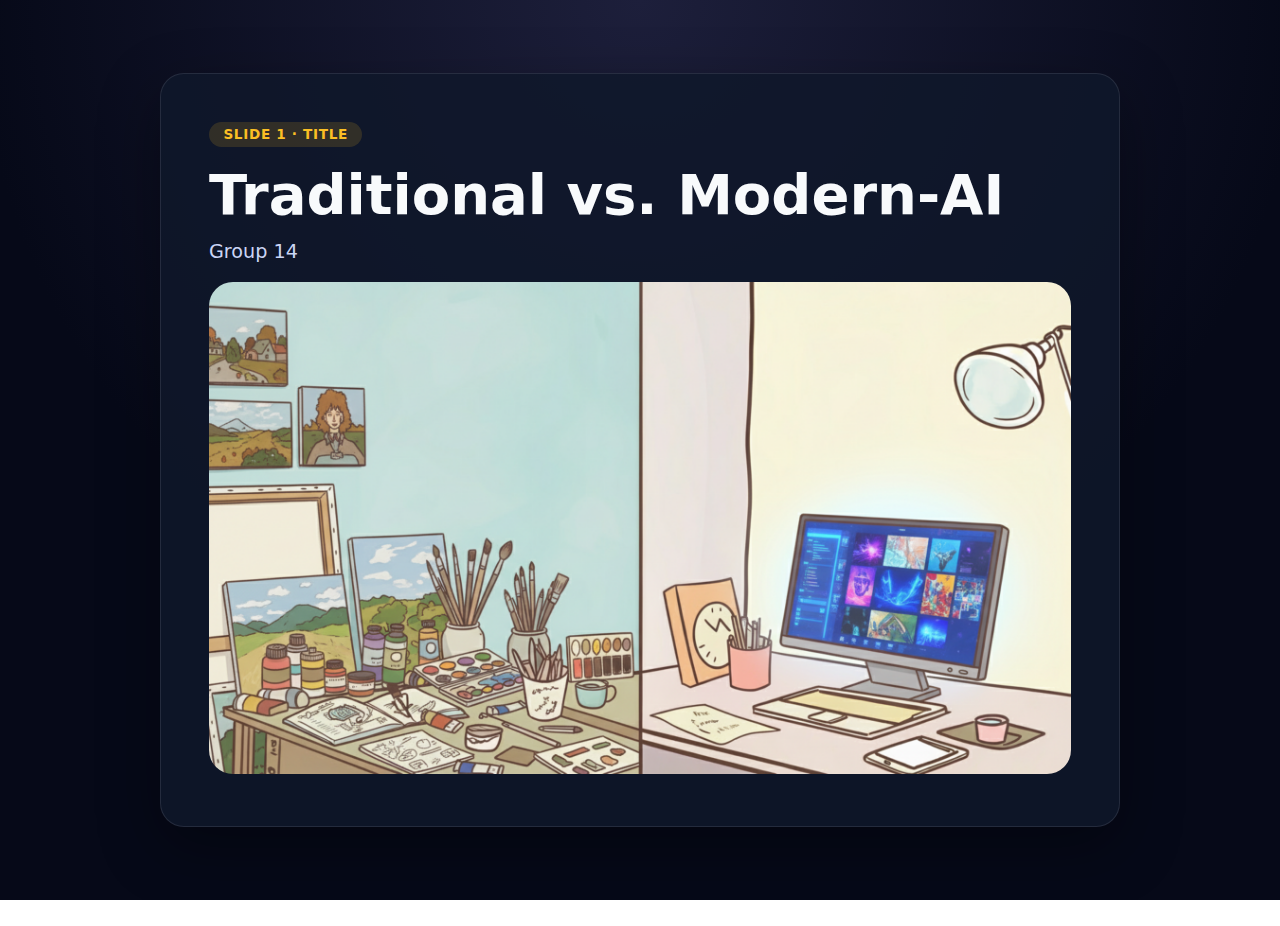
<file: index.html>
<!DOCTYPE html>
<html>
<head>
    <title>Redirecting...</title>
    <meta http-equiv="refresh" content="0; URL=presenter/index.html">
    <link rel="canonical" href="presenter/index.html">
</head>
<body>
    <p>If you are not redirected automatically, follow this <a href="presenter/index.html">link to the presentation</a>.</p>
</body>


</html>
</file>
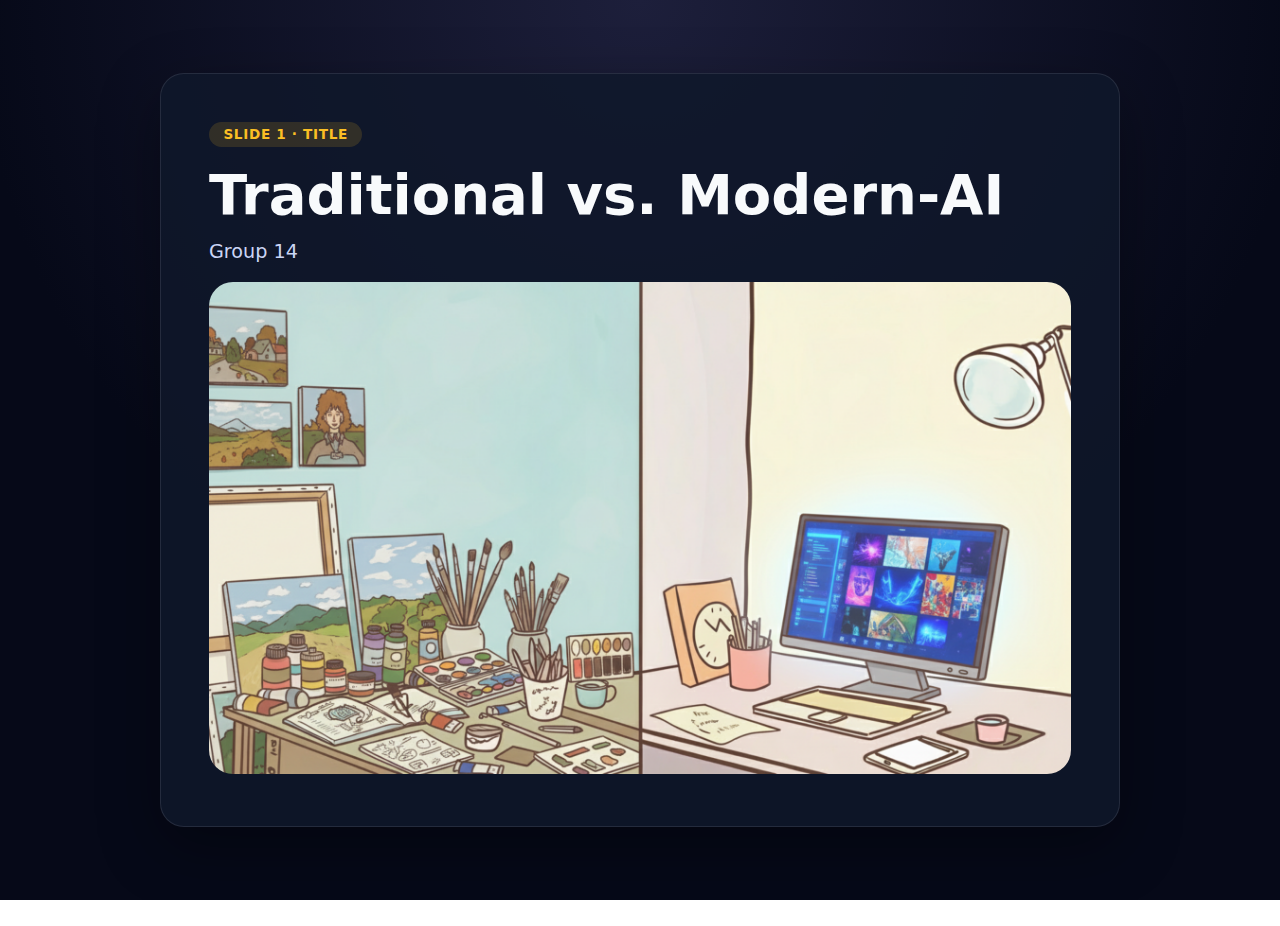
<file: presenter/index.html>
<!DOCTYPE html>
<html lang="en">
<head>
    <meta charset="UTF-8">
    <meta name="viewport" content="width=device-width, initial-scale=1.0">
    <title>Presentation</title>
    <link rel="stylesheet" href="style.css">
</head>
<body>
    <iframe id="slide-iframe" src="../slides/slide-01/index.html" frameborder="0"></iframe>
    <button class="fullscreen-toggle" type="button" aria-label="Toggle fullscreen">
      ⛶
    </button>
    <script src="script.js"></script>
</body>
</html>
</file>
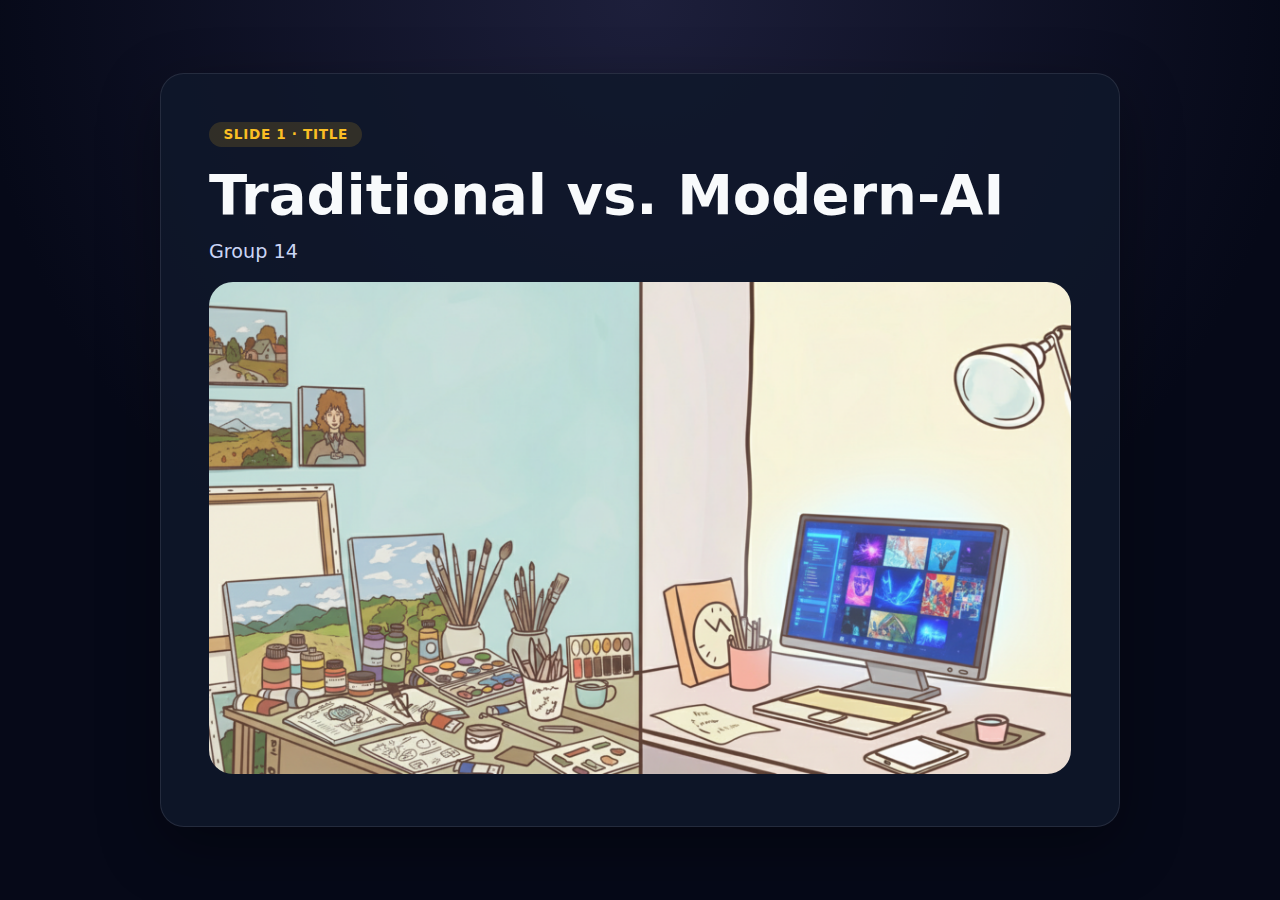
<file: slides/slide-01/index.html>
<!DOCTYPE html>
<html lang="en">
  <head>
    <meta charset="UTF-8" />
    <meta name="viewport" content="width=device-width, initial-scale=1.0" />
    <title>Slide 1 · Traditional vs. Modern-AI</title>
    <link rel="stylesheet" href="style.css" />
  </head>
  <body data-prev="" data-next="../slide-02/index.html">
    <main class="slide">
      <header>
        <p class="badge">Slide 1 · Title</p>
        <h1>Traditional vs. Modern-AI</h1>
        <p class="subtitle">Group 14</p>
      </header>
      <img src="image.png" alt="A split view showing a traditional artist's desk and a modern AI art workstation." style="width: 100%; border-radius: var(--radius);">

    </main>

    <button class="nav-arrow nav-prev" type="button" aria-label="Previous slide">
      <span>&larr;</span>
    </button>
    <button class="nav-arrow nav-next" type="button" aria-label="Next slide">
      <span>&rarr;</span>
    </button>

    <script src="../shared.js"></script>
  </body>
</html>
</file>
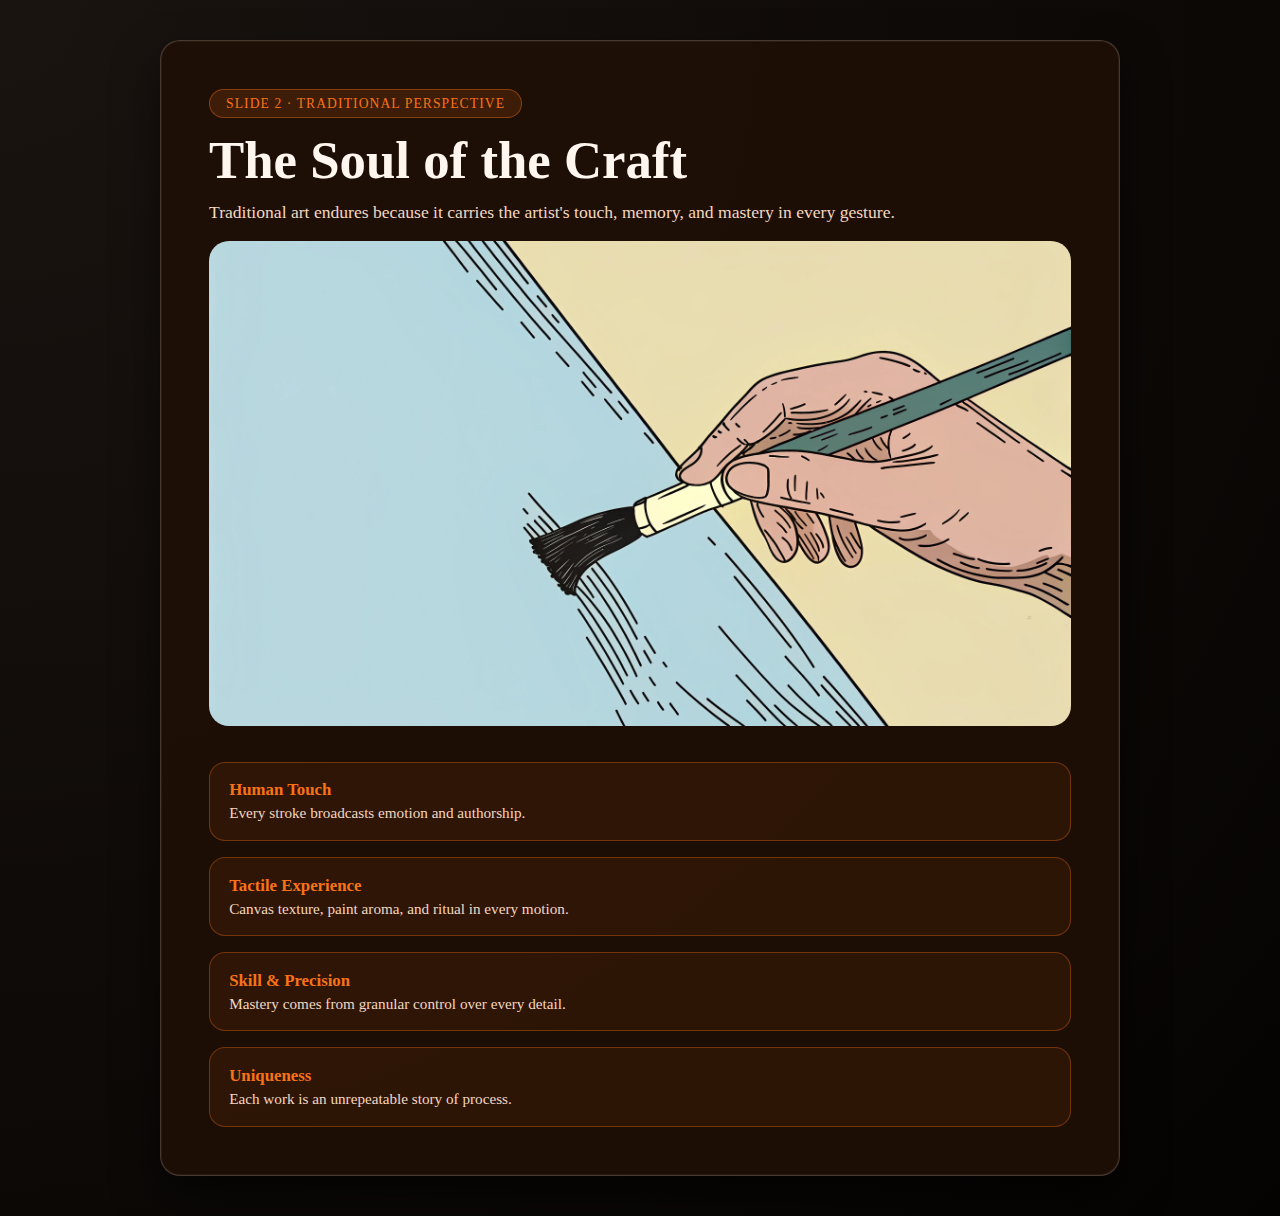
<file: slides/slide-02/index.html>
<!DOCTYPE html>
<html lang="en">
  <head>
    <meta charset="UTF-8" />
    <meta name="viewport" content="width=device-width, initial-scale=1.0" />
    <title>Slide 2 · The Soul of the Craft</title>
    <link rel="stylesheet" href="style.css" />
  </head>
  <body data-prev="../slide-01/index.html" data-next="../slide-03/index.html">
    <main class="slide">
      <header>
        <p class="badge">Slide 2 · Traditional Perspective</p>
        <h1>The Soul of the Craft</h1>
        <p class="lede">
          Traditional art endures because it carries the artist's touch, memory,
          and mastery in every gesture.
        </p>
      </header>

      <img src="image.png" alt="Image suggestion: Close-up of a hand guiding a loaded paintbrush across
          canvas, paint flecks catching warm studio light." style="width: 100%; border-radius: var(--radius);">

      <section class="content">
        <div class="accordion">
          <details class="point">
            <summary>
              <span class="label">Human Touch</span>
              <span class="snippet"
                >Every stroke broadcasts emotion and authorship.</span
              >
            </summary>
            <div class="detail-content">
              <p class="detail-text">
                Traditional media broadcasts microscopic decisions—pressure,
                pigment load, hesitation—that reveal the artist’s state of mind
                in ways no dataset can synthesize.
              </p>
            </div>
          </details>

          <details class="point">
            <summary>
              <span class="label">Tactile Experience</span>
              <span class="snippet"
                >Canvas texture, paint aroma, and ritual in every motion.</span
              >
            </summary>
            <div class="detail-content">
              <p class="detail-text">
                The sensory loop—touch, smell, resistance—teaches muscle memory,
                grounding artists in a feedback cycle that digital surfaces only
                approximate.
              </p>
            </div>
          </details>

          <details class="point">
            <summary>
              <span class="label">Skill &amp; Precision</span>
              <span class="snippet"
                >Mastery comes from granular control over every detail.</span
              >
            </summary>
            <div class="detail-content">
              <p class="detail-text">
                Years of repetition let artists intentionally bend perspective,
                glazing, or carving techniques—outcomes that remain difficult
                for generative models to predict or enforce consistently.
              </p>
            </div>
          </details>

          <details class="point">
            <summary>
              <span class="label">Uniqueness</span>
              <span class="snippet"
                >Each work is an unrepeatable story of process.</span
              >
            </summary>
            <div class="detail-content">
              <p class="detail-text">
                Variations in humidity, pigment mixes, and intuition ensure that
                no two traditional pieces can be cloned—collectors value that
                singular provenance.
              </p>
            </div>
          </details>
        </div>
      </section>

    </main>

    <button class="nav-arrow nav-prev" type="button" aria-label="Previous slide">
      <span>&larr;</span>
    </button>
    <button class="nav-arrow nav-next" type="button" aria-label="Next slide">
      <span>&rarr;</span>
    </button>

    <script src="../shared.js"></script>
  </body>
</html>
</file>
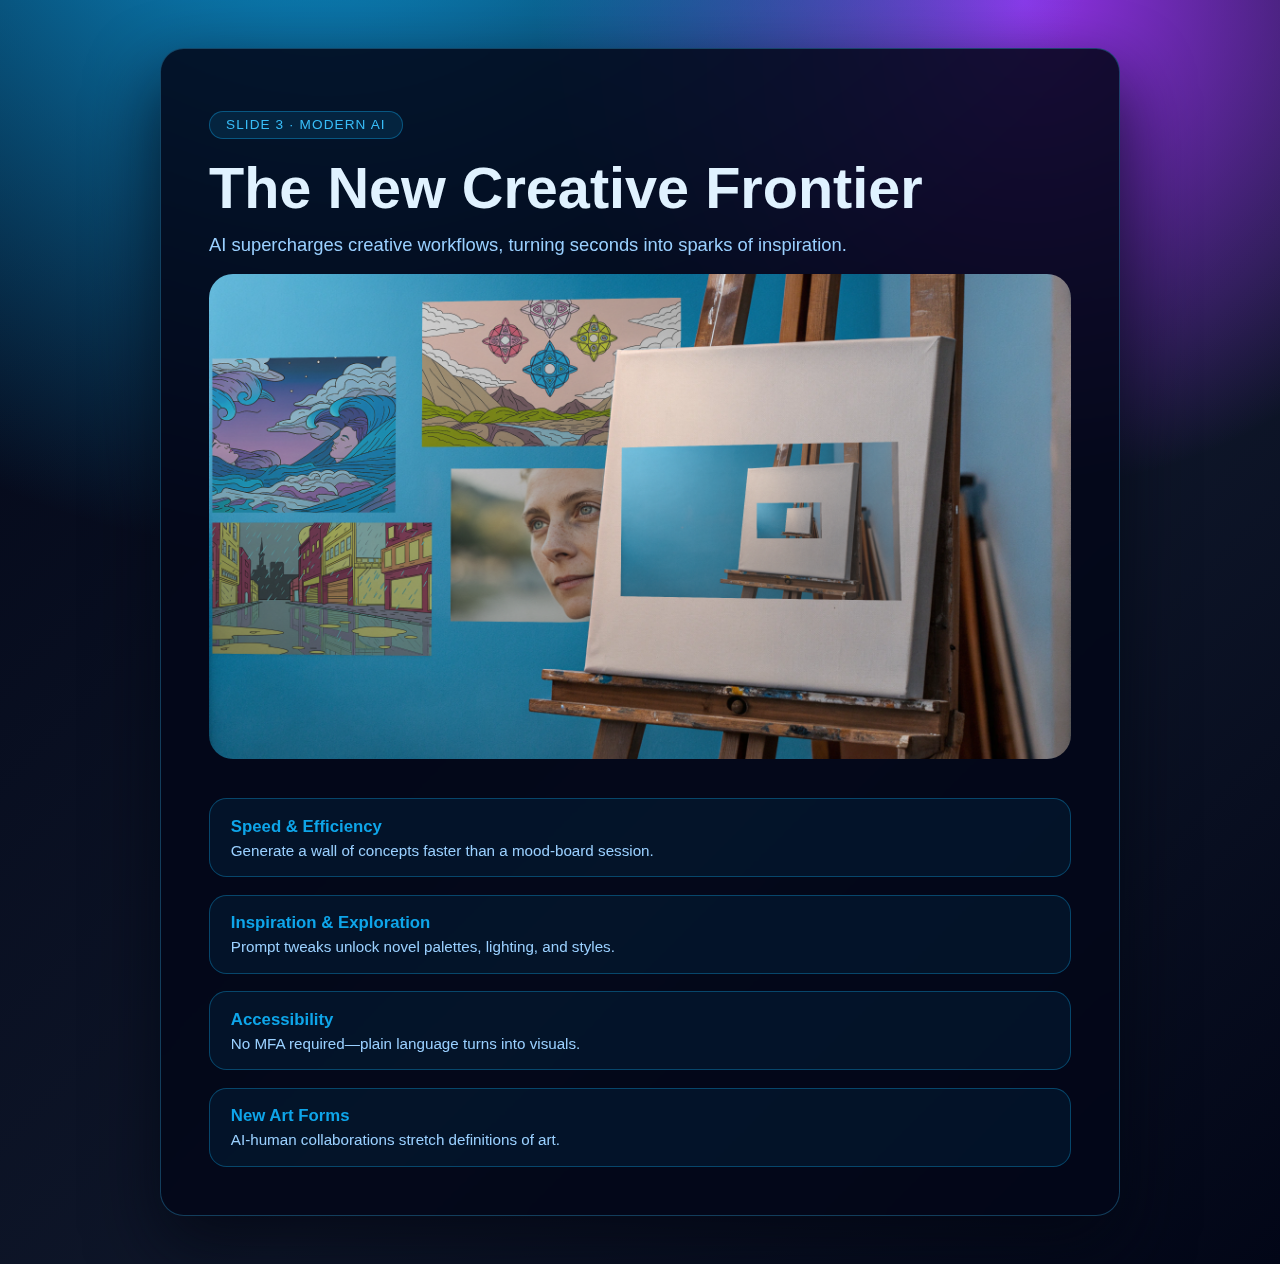
<file: slides/slide-03/index.html>
<!DOCTYPE html>
<html lang="en">
  <head>
    <meta charset="UTF-8" />
    <meta name="viewport" content="width=device-width, initial-scale=1.0" />
    <title>Slide 3 · The New Creative Frontier</title>
    <link rel="stylesheet" href="style.css" />
  </head>
  <body data-prev="../slide-02/index.html" data-next="../slide-04/index.html">
    <main class="slide">
      <header>
        <p class="badge">Slide 3 · Modern AI</p>
        <h1>The New Creative Frontier</h1>
        <p class="lede">
          AI supercharges creative workflows, turning seconds into sparks of
          inspiration.
        </p>
      </header>

      <img src="image.png" style="width: 100%; border-radius: var(--radius);">

      <section class="content">
        <div class="accordion">
          <details class="point">
            <summary>
              <span class="label">Speed &amp; Efficiency</span>
              <span class="snippet"
                >Generate a wall of concepts faster than a mood-board session.</span
              >
            </summary>
            <div class="detail-content">
              <p class="detail-text">
                Designers often run 20–30 prompts, curate the best three, and
                hand-tune them—compressing days of exploration into an hour.
              </p>
            </div>
          </details>

          <details class="point">
            <summary>
              <span class="label">Inspiration &amp; Exploration</span>
              <span class="snippet"
                >Prompt tweaks unlock novel palettes, lighting, and styles.</span
              >
            </summary>
            <div class="detail-content">
              <p class="detail-text">
                Because LLM-powered pipelines were trained on diverse human art,
                they can recombine motifs from oil painting to vaporwave,
                kick-starting fresh creative directions.
              </p>
            </div>
          </details>

          <details class="point">
            <summary>
              <span class="label">Accessibility</span>
              <span class="snippet"
                >No MFA required—plain language turns into visuals.</span
              >
            </summary>
            <div class="detail-content">
              <p class="detail-text">
                Students and marketers can storyboard ideas without technical
                drafting skills, then invite specialists to refine the output.
              </p>
            </div>
          </details>

          <details class="point">
            <summary>
              <span class="label">New Art Forms</span>
              <span class="snippet"
                >AI-human collaborations stretch definitions of art.</span
              >
            </summary>
            <div class="detail-content">
              <p class="detail-text">
                Hybrid mediums—XR murals, procedural textiles, living brand
                systems—emerge when artists orchestrate multiple AI models in a
                single workflow.
              </p>
            </div>
          </details>
        </div>
      </section>

    </main>

    <button class="nav-arrow nav-prev" type="button" aria-label="Previous slide">
      <span>&larr;</span>
    </button>
    <button class="nav-arrow nav-next" type="button" aria-label="Next slide">
      <span>&rarr;</span>
    </button>

    <script src="../shared.js"></script>
  </body>
</html>
</file>
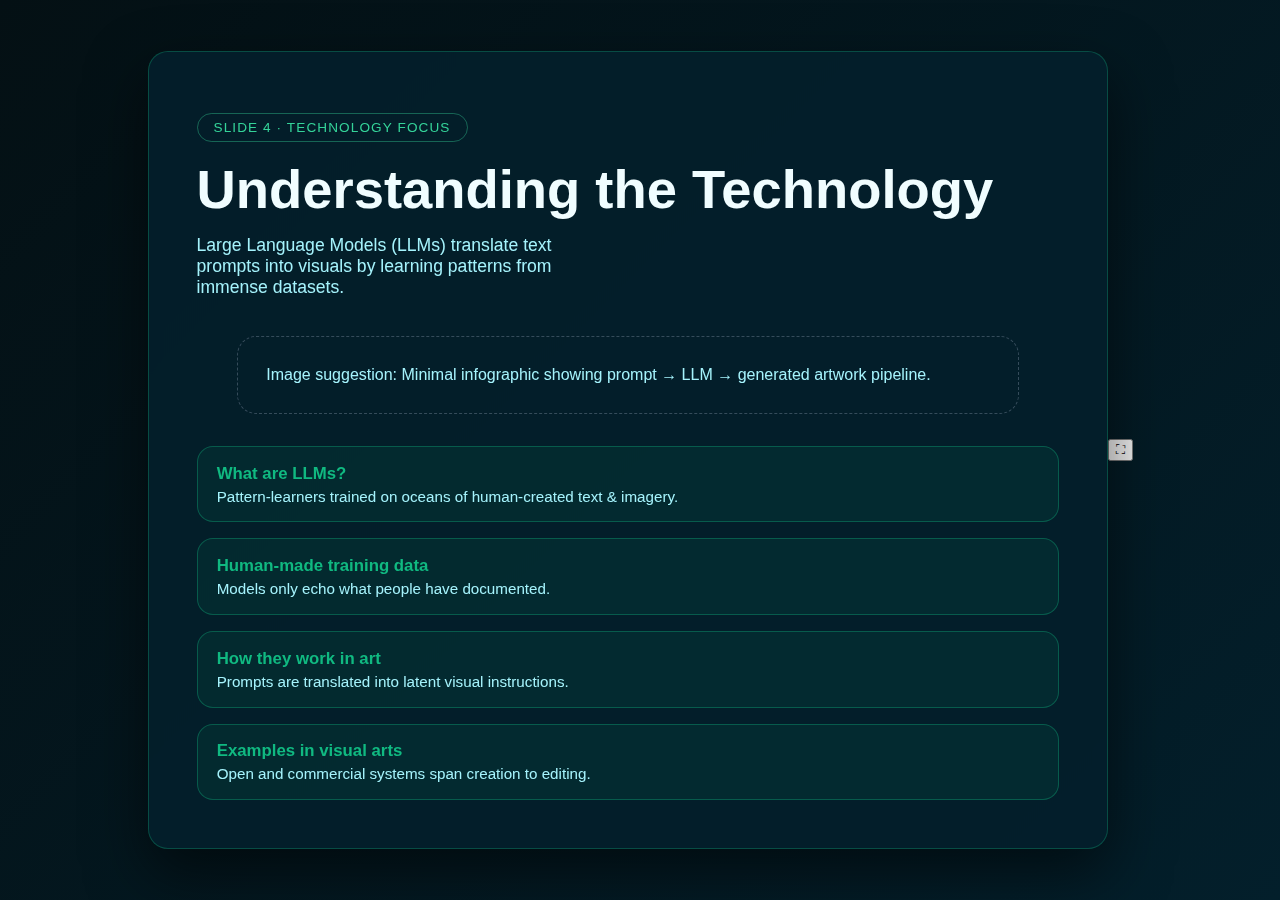
<file: slides/slide-04/index.html>
<!DOCTYPE html>
<html lang="en">
  <head>
    <meta charset="UTF-8" />
    <meta name="viewport" content="width=device-width, initial-scale=1.0" />
    <title>Slide 4 · Understanding LLMs</title>
    <link rel="stylesheet" href="style.css" />
  </head>
  <body data-prev="../slide-03/index.html" data-next="../slide-05/index.html">
    <main class="slide">
      <header>
        <p class="badge">Slide 4 · Technology Focus</p>
        <h1>Understanding the Technology</h1>
        <p class="lede">
          Large Language Models (LLMs) translate text prompts into visuals by
          learning patterns from immense datasets.
        </p>
      </header>

      <figure class="visual">
        <div class="image-suggestion">
          Image suggestion: Minimal infographic showing prompt → LLM →
          generated artwork pipeline.
        </div>
      </figure>

      <section class="content">
        <div class="accordion">
          <details class="point">
            <summary>
              <span class="label">What are LLMs?</span>
              <span class="snippet"
                >Pattern-learners trained on oceans of human-created text &amp;
                imagery.</span
              >
            </summary>
            <div class="detail-content">
              <p class="detail-text">
                They recognize linguistic and visual structures, then predict the
                next best token or pixel. No mystery—just statistics over data we
                authored.
              </p>
            </div>
          </details>

          <details class="point">
            <summary>
              <span class="label">Human-made training data</span>
              <span class="snippet"
                >Models only echo what people have documented.</span
              >
            </summary>
            <div class="detail-content">
              <p class="detail-text">
                If our datasets omit a culture, style, or story, the model cannot
                surface it. LLMs remix the knowledge we donate; they cannot
                conjure what humanity hasn’t yet recorded.
              </p>
            </div>
          </details>

          <details class="point">
            <summary>
              <span class="label">How they work in art</span>
              <span class="snippet"
                >Prompts are translated into latent visual instructions.</span
              >
            </summary>
            <div class="detail-content">
              <p class="detail-text">
                An LLM parses the prompt, associates it with learned visual
                cues, and guides a diffusion or transformer decoder to paint
                pixels, often iterating hundreds of steps per image.
              </p>
            </div>
          </details>

          <details class="point">
            <summary>
              <span class="label">Examples in visual arts</span>
              <span class="snippet"
                >Open and commercial systems span creation to editing.</span
              >
            </summary>
            <div class="detail-content">
              <ul class="sublist">
                <li>
                  <strong>Text-to-Image:</strong> DALL·E&nbsp;3, Midjourney,
                  Stable Diffusion.
                </li>
                <li>
                  <strong>Image Editing:</strong> Adobe Firefly, Photoshop
                  Generative Fill.
                </li>
              </ul>
            </div>
          </details>
        </div>
      </section>

    </main>

    <button class="nav-arrow nav-prev" type="button" aria-label="Previous point">
      <span>&larr;</span>
    </button>
    <button class="nav-arrow nav-next" type="button" aria-label="Next point">
      <span>&rarr;</span>
    </button>
    <button
      class="fullscreen-toggle"
      type="button"
      aria-label="Toggle fullscreen"
    >
      ⛶
    </button>

    <script src="../shared.js"></script>
  </body>
</html>
</file>
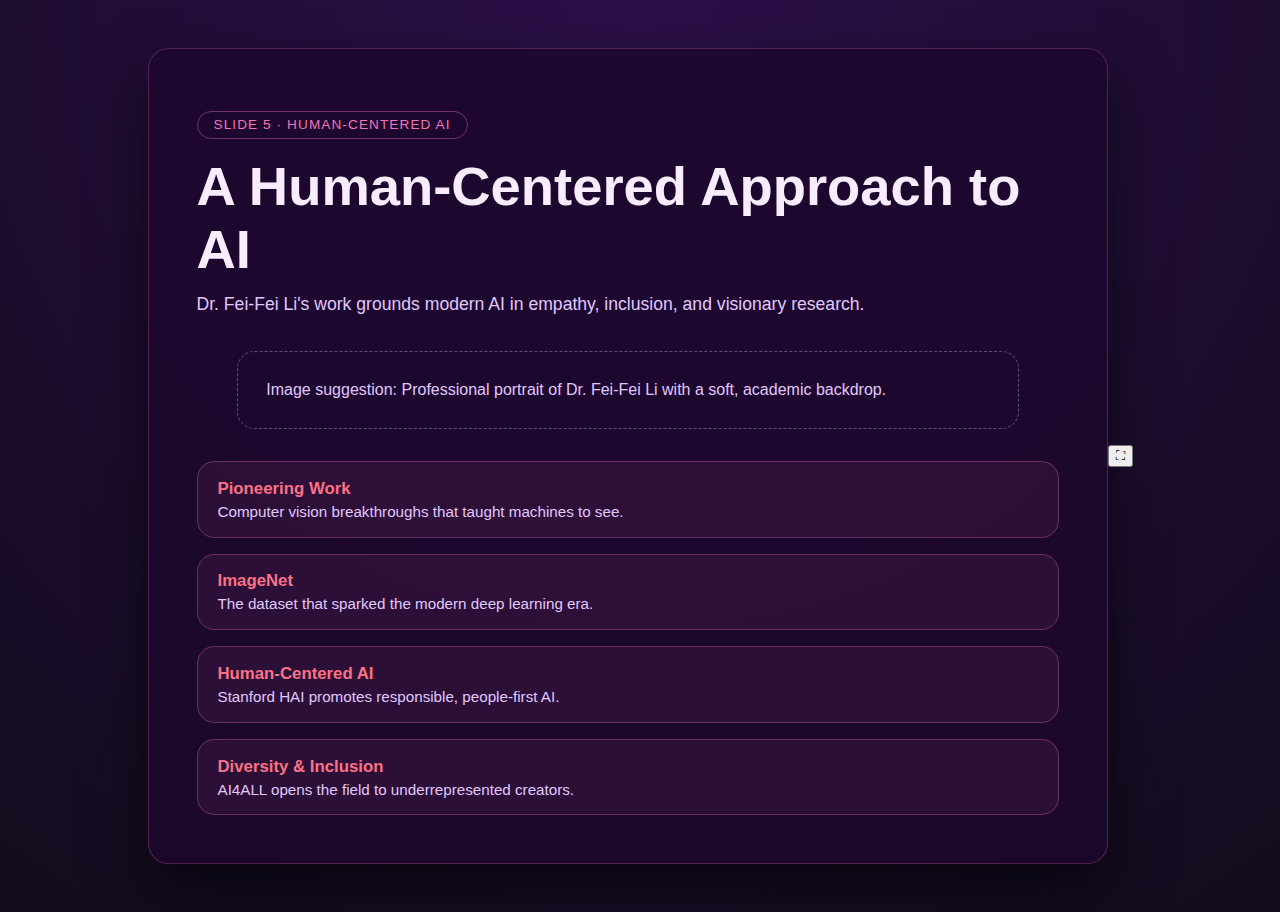
<file: slides/slide-05/index.html>
<!DOCTYPE html>
<html lang="en">
  <head>
    <meta charset="UTF-8" />
    <meta name="viewport" content="width=device-width, initial-scale=1.0" />
    <title>Slide 5 · Dr. Fei-Fei Li</title>
    <link rel="stylesheet" href="style.css" />
  </head>
  <body data-prev="../slide-04/index.html" data-next="../slide-06/index.html">
    <main class="slide">
      <header>
        <p class="badge">Slide 5 · Human-Centered AI</p>
        <h1>A Human-Centered Approach to AI</h1>
        <p class="lede">
          Dr. Fei-Fei Li's work grounds modern AI in empathy, inclusion, and
          visionary research.
        </p>
      </header>

      <figure class="visual">
        <div class="image-suggestion">
          Image suggestion: Professional portrait of Dr. Fei-Fei Li with a soft,
          academic backdrop.
        </div>
      </figure>

      <section class="content">
        <div class="accordion">
          <details class="point">
            <summary>
              <span class="label">Pioneering Work</span>
              <span class="snippet"
                >Computer vision breakthroughs that taught machines to see.</span
              >
            </summary>
            <div class="detail-content">
              <p class="detail-text">
                Fei-Fei Li blends neuroscience insights with AI research, proving
                that algorithms can interpret objects and scenes with human-level
                accuracy.
              </p>
            </div>
          </details>

          <details class="point">
            <summary>
              <span class="label">ImageNet</span>
              <span class="snippet"
                >The dataset that sparked the modern deep learning era.</span
              >
            </summary>
            <div class="detail-content">
              <p class="detail-text">
                By curating 14+ million labeled photos, Li’s team provided the
                fuel for breakthroughs that now power text-to-image LLMs.
              </p>
            </div>
          </details>

          <details class="point">
            <summary>
              <span class="label">Human-Centered AI</span>
              <span class="snippet"
                >Stanford HAI promotes responsible, people-first AI.</span
              >
            </summary>
            <div class="detail-content">
              <p class="detail-text">
                Li’s framework insists that AI research include ethicists, social
                scientists, and artists to keep technology aligned with human
                benefit.
              </p>
            </div>
          </details>

          <details class="point">
            <summary>
              <span class="label">Diversity &amp; Inclusion</span>
              <span class="snippet"
                >AI4ALL opens the field to underrepresented creators.</span
              >
            </summary>
            <div class="detail-content">
              <p class="detail-text">
                Through summer camps and mentorship, AI4ALL helps students see
                themselves as the next generation of AI innovators and artists.
              </p>
            </div>
          </details>
        </div>
      </section>

    </main>

    <button class="nav-arrow nav-prev" type="button" aria-label="Previous point">
      <span>&larr;</span>
    </button>
    <button class="nav-arrow nav-next" type="button" aria-label="Next point">
      <span>&rarr;</span>
    </button>
    <button
      class="fullscreen-toggle"
      type="button"
      aria-label="Toggle fullscreen"
    >
      ⛶
    </button>

    <script src="../shared.js"></script>
  </body>
</html>
</file>
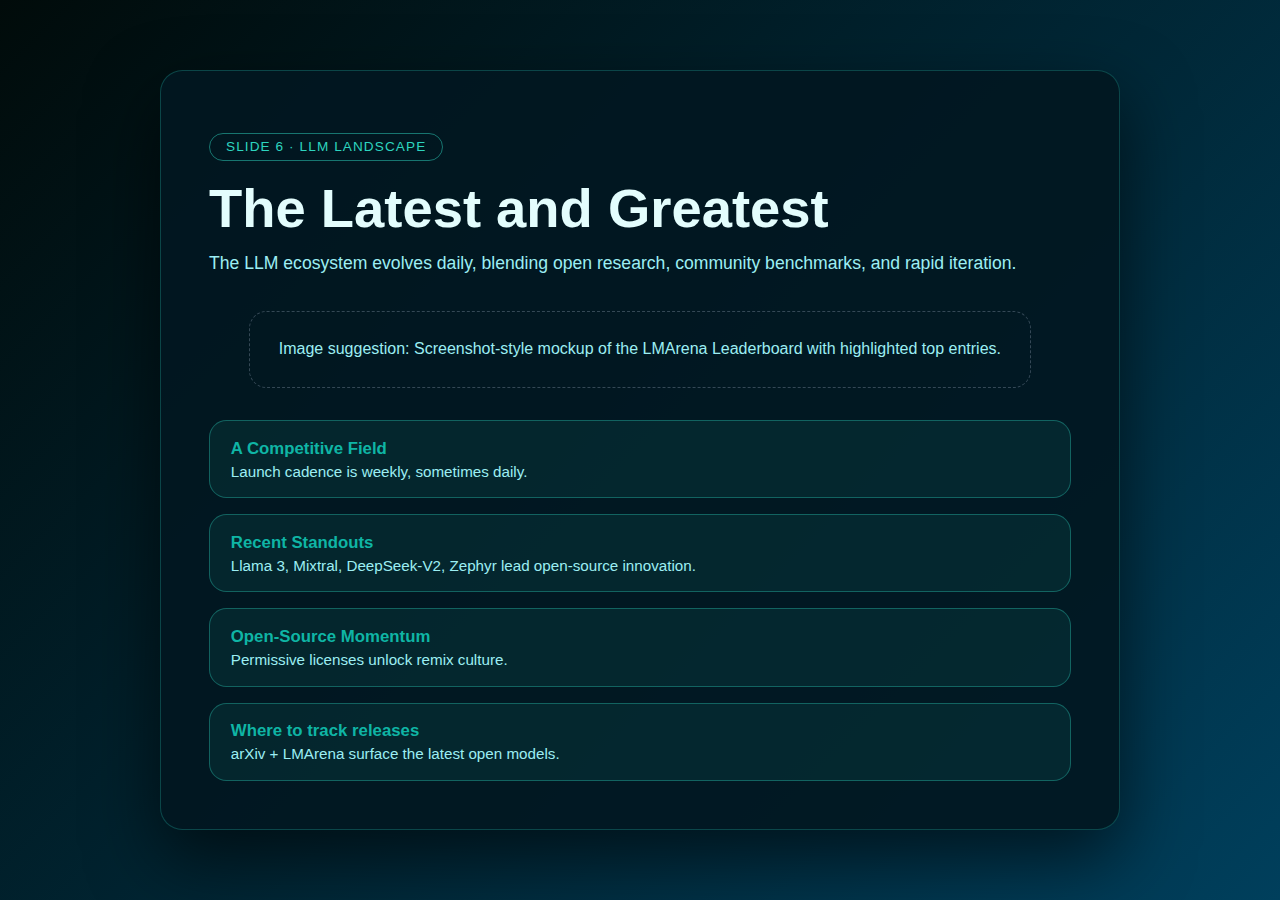
<file: slides/slide-06/index.html>
<!DOCTYPE html>
<html lang="en">
  <head>
    <meta charset="UTF-8" />
    <meta name="viewport" content="width=device-width, initial-scale=1.0" />
    <title>Slide 6 · The Latest and Greatest</title>
    <link rel="stylesheet" href="style.css" />
  </head>
  <body data-prev="../slide-05/index.html" data-next="../slide-07/index.html">
    <main class="slide">
      <header>
        <p class="badge">Slide 6 · LLM Landscape</p>
        <h1>The Latest and Greatest</h1>
        <p class="lede">
          The LLM ecosystem evolves daily, blending open research, community
          benchmarks, and rapid iteration.
        </p>
      </header>

      <figure class="visual">
        <div class="image-suggestion">
          Image suggestion: Screenshot-style mockup of the LMArena Leaderboard
          with highlighted top entries.
        </div>
      </figure>

      <section class="content">
        <div class="accordion">
          <details class="point">
            <summary>
              <span class="label">A Competitive Field</span>
              <span class="snippet"
                >Launch cadence is weekly, sometimes daily.</span
              >
            </summary>
            <div class="detail-content">
              <p class="detail-text">
                Teams race to improve reasoning, visual alignment, or energy use,
                and open checkpoints mean those gains ripple through the
                community quickly.
              </p>
            </div>
          </details>

          <details class="point">
            <summary>
              <span class="label">Recent Standouts</span>
              <span class="snippet"
                >Llama&nbsp;3, Mixtral, DeepSeek-V2, Zephyr lead open-source
                innovation.</span
              >
            </summary>
            <div class="detail-content">
              <p class="detail-text">
                Each brings a unique recipe—Mixture-of-Experts routing,
                multi-modal grounding, or optimized inference—that creatives can
                customize for their own pipelines.
              </p>
            </div>
          </details>

          <details class="point">
            <summary>
              <span class="label">Open-Source Momentum</span>
              <span class="snippet"
                >Permissive licenses unlock remix culture.</span
              >
            </summary>
            <div class="detail-content">
              <p class="detail-text">
                Transparent weights let artists fine-tune style guides, embed
                proprietary palettes, or train on studio datasets without waiting
                for vendor updates.
              </p>
            </div>
          </details>

          <details class="point">
            <summary>
              <span class="label">Where to track releases</span>
              <span class="snippet"
                >arXiv + LMArena surface the latest open models.</span
              >
            </summary>
            <div class="detail-content">
              <ul class="sublist">
                <li>
                  <strong>arXiv.org:</strong> Daily preprints reveal new
                  architectures, datasets, and training strategies before they
                  hit product pages.
                </li>
                <li>
                  <strong>LMArena Leaderboard:</strong> Community evaluations
                  rank models side-by-side so you can pick the right open-source
                  fit.
                </li>
              </ul>
            </div>
          </details>
        </div>
      </section>

    </main>

    <button class="nav-arrow nav-prev" type="button" aria-label="Previous slide">
      <span>&larr;</span>
    </button>
    <button class="nav-arrow nav-next" type="button" aria-label="Next slide">
      <span>&rarr;</span>
    </button>

    <script src="../shared.js"></script>
  </body>
</html>
</file>
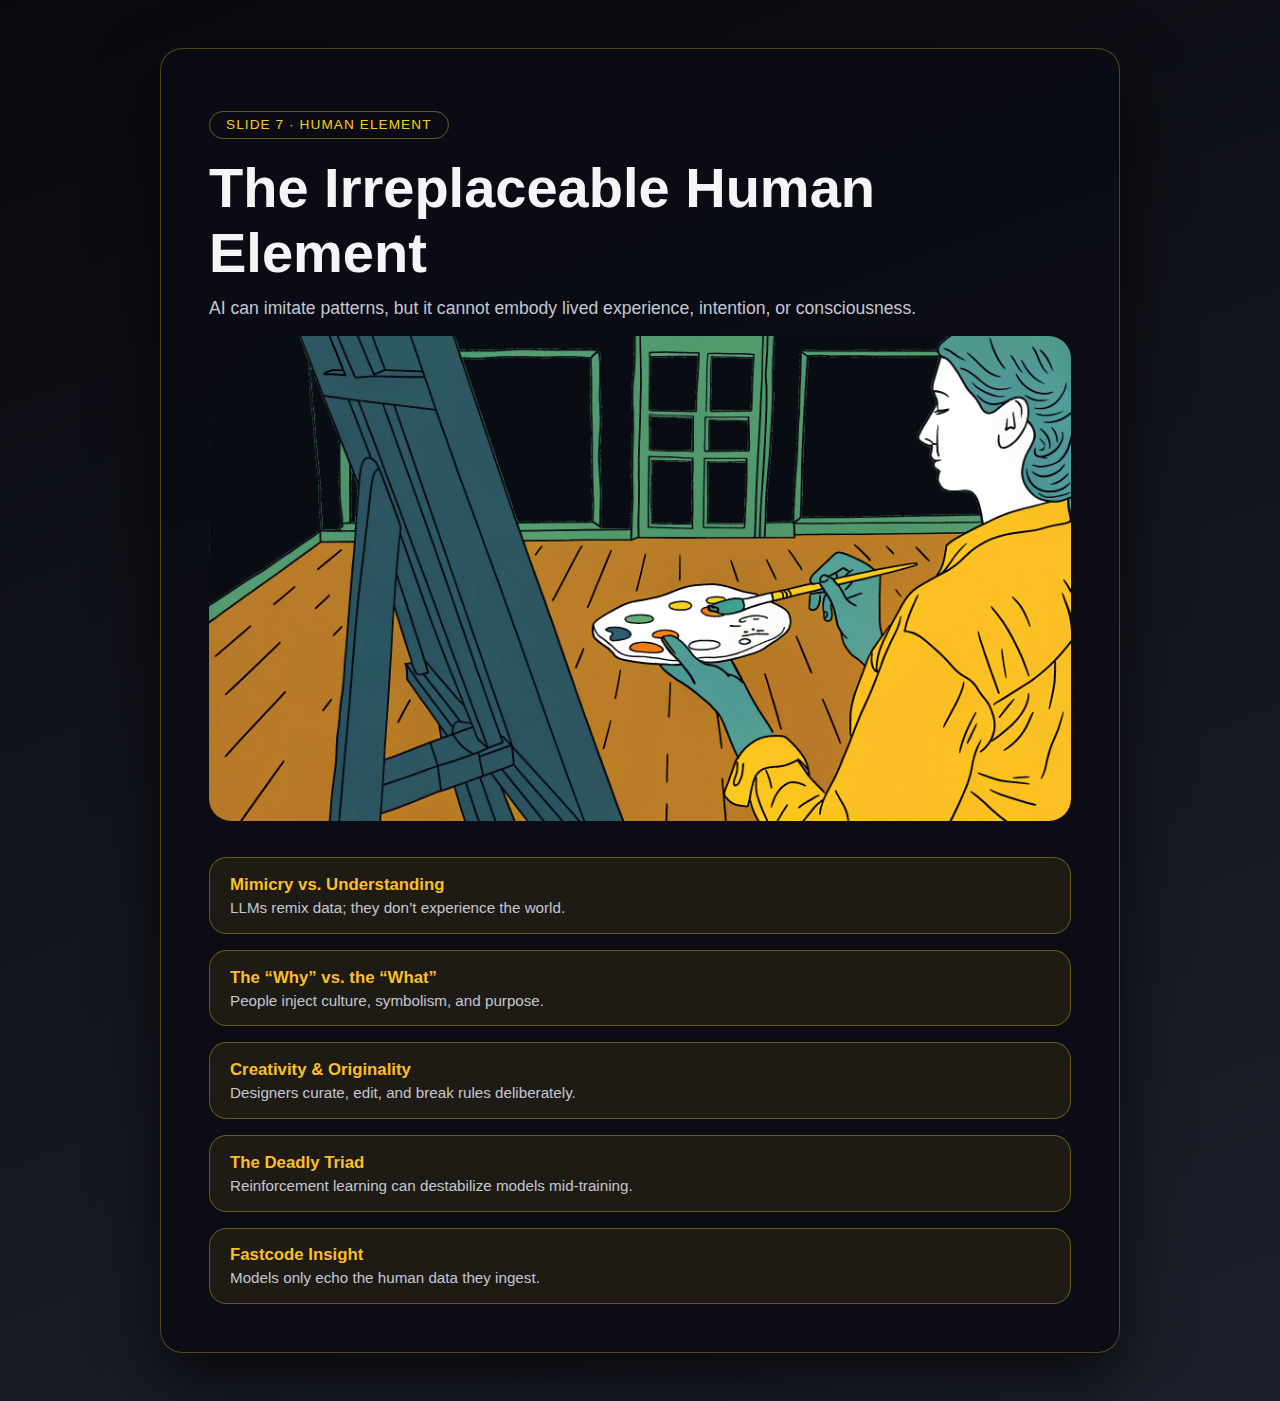
<file: slides/slide-07/index.html>
<!DOCTYPE html>
<html lang="en">
  <head>
    <meta charset="UTF-8" />
    <meta name="viewport" content="width=device-width, initial-scale=1.0" />
    <title>Slide 7 · The Irreplaceable Human Element</title>
    <link rel="stylesheet" href="style.css" />
  </head>
  <body data-prev="../slide-06/index.html" data-next="../slide-08/index.html">
    <main class="slide">
      <header>
        <p class="badge">Slide 7 · Human Element</p>
        <h1>The Irreplaceable Human Element</h1>
        <p class="lede">
          AI can imitate patterns, but it cannot embody lived experience,
          intention, or consciousness.
        </p>
      </header>

      <img src="image.png" style="width: 100%; border-radius: var(--radius);">

      <section class="content">
        <div class="accordion">
          <details class="point">
            <summary>
              <span class="label">Mimicry vs. Understanding</span>
              <span class="snippet"
                >LLMs remix data; they don’t experience the world.</span
              >
            </summary>
            <div class="detail-content">
              <p class="detail-text">
                Without senses or memories, models cannot evaluate whether a
                generated image “feels right.” Only humans can judge authenticity
                and intent.
              </p>
            </div>
          </details>

          <details class="point">
            <summary>
              <span class="label">The “Why” vs. the “What”</span>
              <span class="snippet"
                >People inject culture, symbolism, and purpose.</span
              >
            </summary>
            <div class="detail-content">
              <p class="detail-text">
                Briefs often reference lived experiences—heritage, music,
                neighborhoods—that a dataset can’t intuit. Humans steer the
                narrative arc.
              </p>
            </div>
          </details>

          <details class="point">
            <summary>
              <span class="label">Creativity &amp; Originality</span>
              <span class="snippet"
                >Designers curate, edit, and break rules deliberately.</span
              >
            </summary>
            <div class="detail-content">
              <p class="detail-text">
                AI might surface a surprising combo, but artists decide which
                accidents are worth developing—and how to push them further.
              </p>
            </div>
          </details>

          <details class="point">
            <summary>
              <span class="label">The Deadly Triad</span>
              <span class="snippet"
                >Reinforcement learning can destabilize models mid-training.</span
              >
            </summary>
            <div class="detail-content">
              <p class="detail-text">
                Engineers constantly balance function approximation, bootstrapping,
                and off-policy data; humans learn and adapt without collapsing in
                this way.
              </p>
            </div>
          </details>

          <details class="point">
            <summary>
              <span class="label">Fastcode Insight</span>
              <span class="snippet"
                >Models only echo the human data they ingest.</span
              >
            </summary>
            <div class="detail-content">
              <p class="detail-text">
                Fastcode’s 2025 report stresses that LLMs repeat what we’ve
                already documented—they can’t replace engineers or artists because
                they lack firsthand context and motivation.
              </p>
            </div>
          </details>
        </div>
      </section>

    </main>

    <button class="nav-arrow nav-prev" type="button" aria-label="Previous slide">
      <span>&larr;</span>
    </button>
    <button class="nav-arrow nav-next" type="button" aria-label="Next slide">
      <span>&rarr;</span>
    </button>

    <script src="../shared.js"></script>
  </body>
</html>
</file>
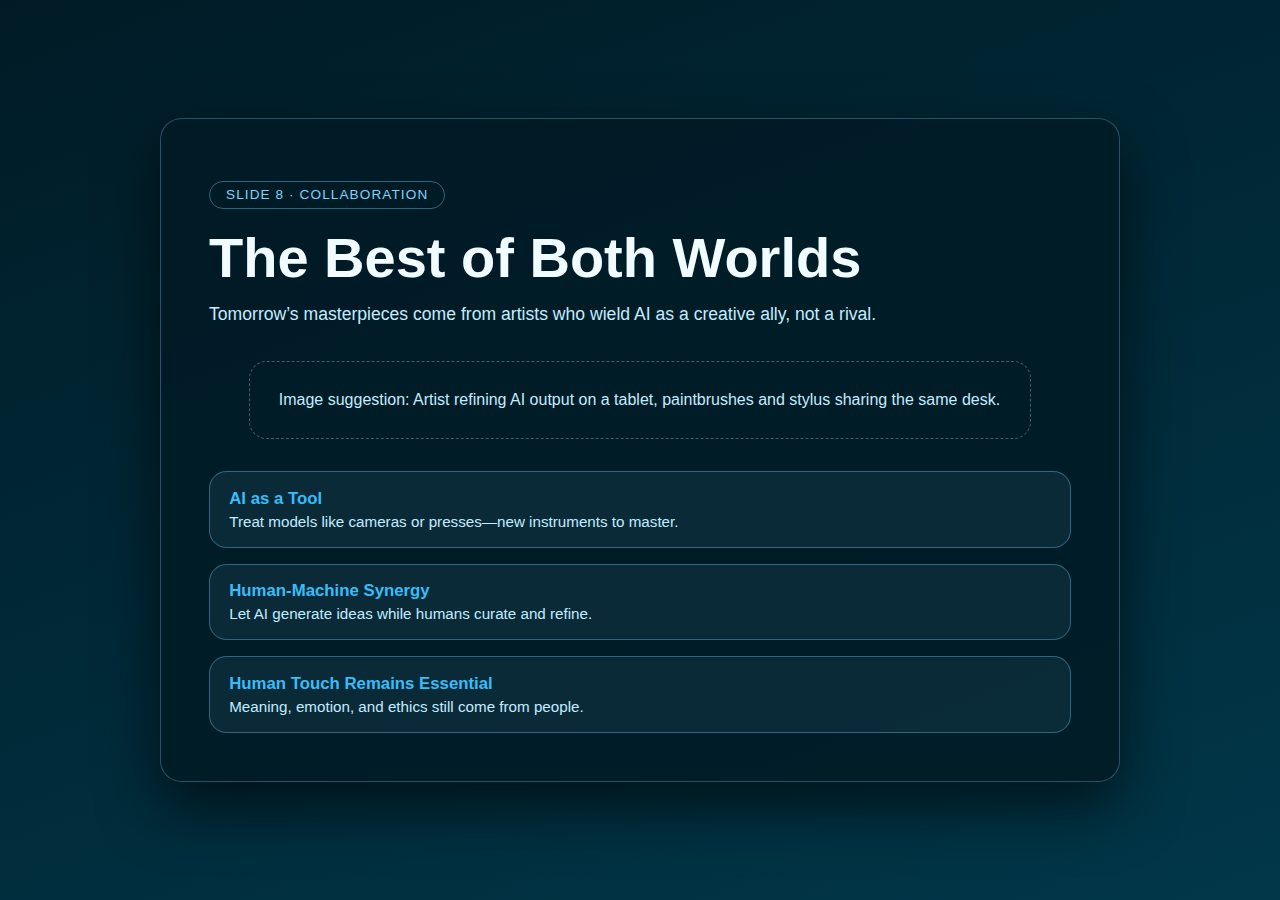
<file: slides/slide-08/index.html>
<!DOCTYPE html>
<html lang="en">
  <head>
    <meta charset="UTF-8" />
    <meta name="viewport" content="width=device-width, initial-scale=1.0" />
    <title>Slide 8 · A Hybrid Future</title>
    <link rel="stylesheet" href="style.css" />
  </head>
  <body data-prev="../slide-07/index.html" data-next="../slide-09/index.html">
    <main class="slide">
      <header>
        <p class="badge">Slide 8 · Collaboration</p>
        <h1>The Best of Both Worlds</h1>
        <p class="lede">
          Tomorrow’s masterpieces come from artists who wield AI as a creative
          ally, not a rival.
        </p>
      </header>

      <figure class="visual">
        <div class="image-suggestion">
          Image suggestion: Artist refining AI output on a tablet, paintbrushes
          and stylus sharing the same desk.
        </div>
      </figure>

      <section class="content">
        <div class="accordion">
          <details class="point">
            <summary>
              <span class="label">AI as a Tool</span>
              <span class="snippet"
                >Treat models like cameras or presses—new instruments to master.</span
              >
            </summary>
            <div class="detail-content">
              <p class="detail-text">
                Prompts, negative tokens, and seed control become the new
                brushwork techniques. Mastery is still artistic, not purely
                technical.
              </p>
            </div>
          </details>

          <details class="point">
            <summary>
              <span class="label">Human-Machine Synergy</span>
              <span class="snippet"
                >Let AI generate ideas while humans curate and refine.</span
              >
            </summary>
            <div class="detail-content">
              <p class="detail-text">
                Studios loop through AI drafts, then add bespoke typography,
                motion, and physical craft to deliver signature experiences.
              </p>
            </div>
          </details>

          <details class="point">
            <summary>
              <span class="label">Human Touch Remains Essential</span>
              <span class="snippet"
                >Meaning, emotion, and ethics still come from people.</span
              >
            </summary>
            <div class="detail-content">
              <p class="detail-text">
                Artists decide when to stop iterating, how to contextualize the
                work, and how to represent the communities involved.
              </p>
            </div>
          </details>
        </div>
      </section>

    </main>

    <button class="nav-arrow nav-prev" type="button" aria-label="Previous slide">
      <span>&larr;</span>
    </button>
    <button class="nav-arrow nav-next" type="button" aria-label="Next slide">
      <span>&rarr;</span>
    </button>

    <script src="../shared.js"></script>
  </body>
</html>
</file>
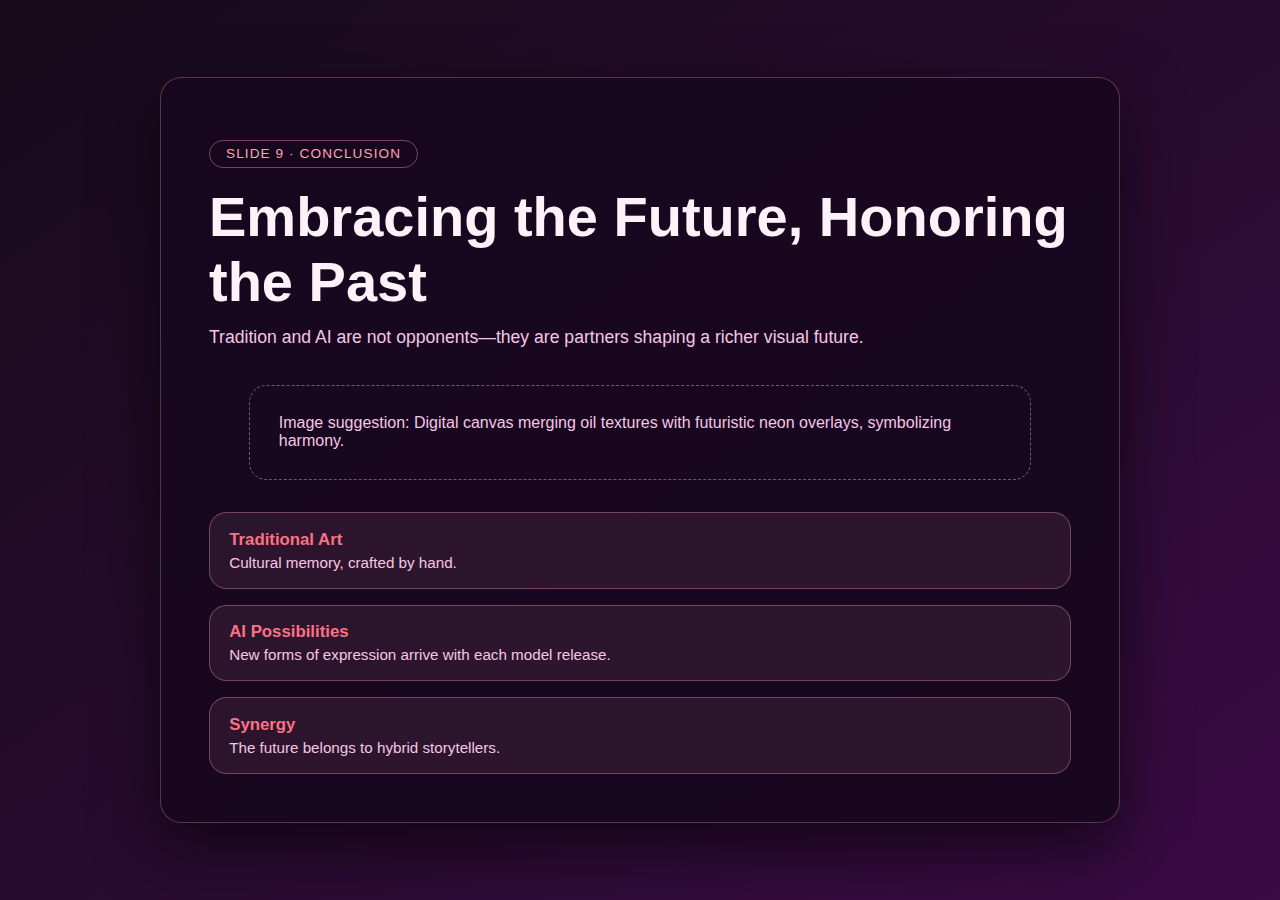
<file: slides/slide-09/index.html>
<!DOCTYPE html>
<html lang="en">
  <head>
    <meta charset="UTF-8" />
    <meta name="viewport" content="width=device-width, initial-scale=1.0" />
    <title>Slide 9 · Conclusion</title>
    <link rel="stylesheet" href="style.css" />
  </head>
  <body data-prev="../slide-08/index.html" data-next="../slide-10/index.html">
    <main class="slide">
      <header>
        <p class="badge">Slide 9 · Conclusion</p>
        <h1>Embracing the Future, Honoring the Past</h1>
        <p class="lede">
          Tradition and AI are not opponents—they are partners shaping a richer
          visual future.
        </p>
      </header>

      <figure class="visual">
        <div class="image-suggestion">
          Image suggestion: Digital canvas merging oil textures with futuristic
          neon overlays, symbolizing harmony.
        </div>
      </figure>

      <section class="content">
        <div class="accordion">
          <details class="point">
            <summary>
              <span class="label">Traditional Art</span>
              <span class="snippet"
                >Cultural memory, crafted by hand.</span
              >
            </summary>
            <div class="detail-content">
              <p class="detail-text">
                Physical media keep us tethered to rituals, heritage, and tactile
                storytelling that audiences can feel and even smell.
              </p>
            </div>
          </details>

          <details class="point">
            <summary>
              <span class="label">AI Possibilities</span>
              <span class="snippet"
                >New forms of expression arrive with each model release.</span
              >
            </summary>
            <div class="detail-content">
              <p class="detail-text">
                Open-source LLMs let artists co-create with code, bending style,
                motion, and interactivity faster than traditional pipelines.
              </p>
            </div>
          </details>

          <details class="point">
            <summary>
              <span class="label">Synergy</span>
              <span class="snippet"
                >The future belongs to hybrid storytellers.</span
              >
            </summary>
            <div class="detail-content">
              <p class="detail-text">
                When analog craft frames AI-generated ideas, audiences experience
                both the warmth of tradition and the thrill of innovation.
              </p>
            </div>
          </details>
        </div>
      </section>

    </main>

    <button class="nav-arrow nav-prev" type="button" aria-label="Previous slide">
      <span>&larr;</span>
    </button>
    <button class="nav-arrow nav-next" type="button" aria-label="Next slide">
      <span>&rarr;</span>
    </button>

    <script src="../shared.js"></script>
  </body>
</html>
</file>
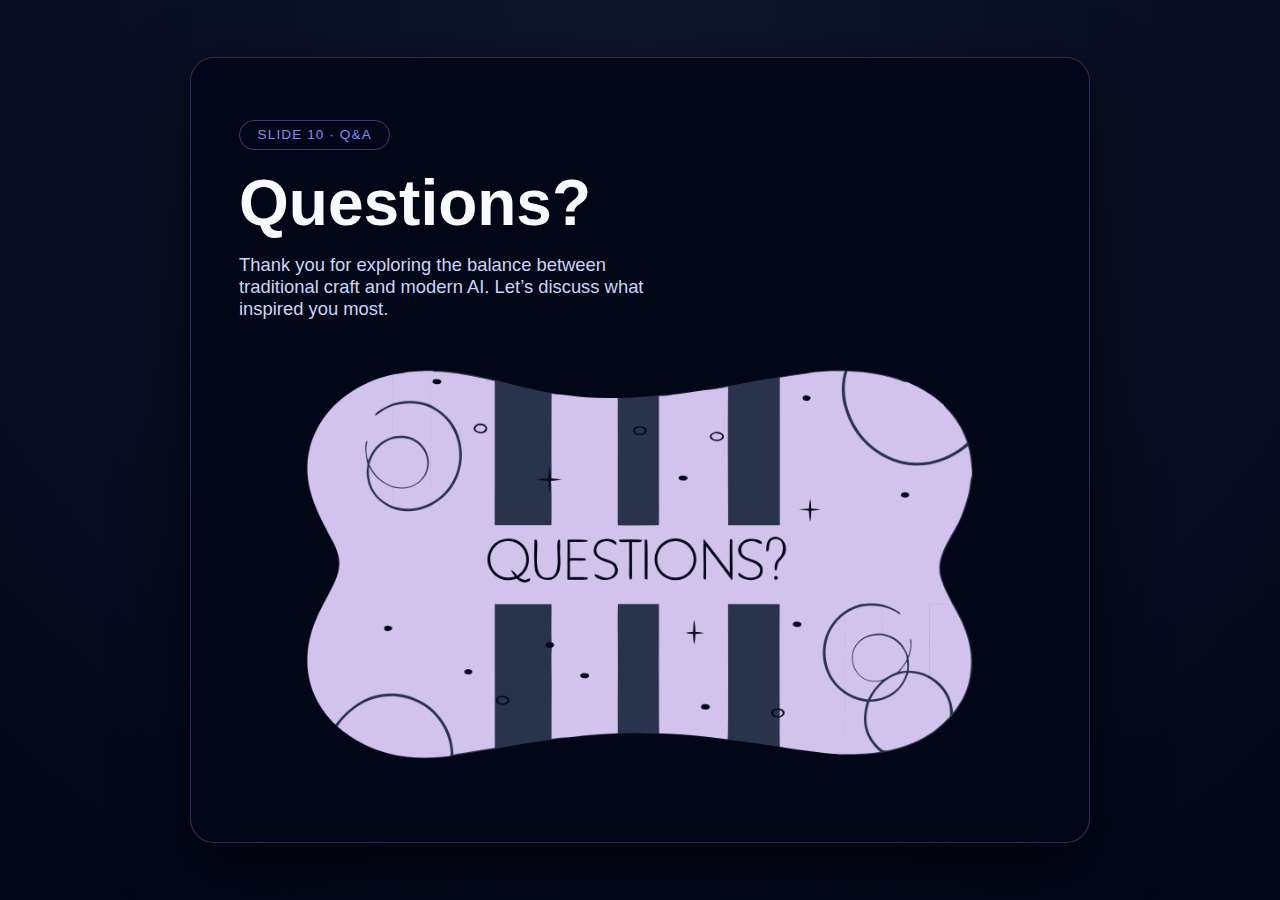
<file: slides/slide-10/index.html>
<!DOCTYPE html>
<html lang="en">
  <head>
    <meta charset="UTF-8" />
    <meta name="viewport" content="width=device-width, initial-scale=1.0" />
    <title>Slide 10 · Questions</title>
    <link rel="stylesheet" href="style.css" />
  </head>
  <body data-prev="../slide-09/index.html" data-next="">
    <main class="slide">
      <header>
        <p class="badge">Slide 10 · Q&amp;A</p>
        <h1>Questions?</h1>
        <p class="lede">
          Thank you for exploring the balance between traditional craft and
          modern AI. Let’s discuss what inspired you most.
        </p>
      </header>

      <img src="image.png" style="width: 100%; border-radius: var(--radius);">
    </main>

    <button class="nav-arrow nav-prev" type="button" aria-label="Previous slide">
      <span>&larr;</span>
    </button>
    <button class="nav-arrow nav-next" type="button" aria-label="Next slide">
      <span>&rarr;</span>
    </button>

    <script src="../shared.js"></script>
  </body>
</html>
</file>
<file: presenter/style.css>
body, html {
    margin: 0;
    padding: 0;
    height: 100%;
    overflow: hidden;
}

#slide-iframe {
    width: 100%;
    height: 100%;
    border: none;
}

.controls {
    position: fixed;
    bottom: 20px;
    right: 20px;
    display: flex;
    gap: 10px;
}

.controls button {
    padding: 10px 20px;
    background-color: #333;
    color: white;
    border: none;
    cursor: pointer;
    opacity: 0;
    transition: opacity 0.3s;
}

body:hover .controls button {
    opacity: 1;
}

#fullscreen-btn {
    opacity: 1;
}

:fullscreen .controls {
    opacity: 0;
}

:fullscreen:hover .controls {
    opacity: 1;
}
</file>
<file: slides/slide-01/style.css>
/* Hide scrollbar UI while allowing scrolling */
html, body {
  scrollbar-width: none; /* For Firefox */
  -ms-overflow-style: none;  /* For IE and Edge */
}
html::-webkit-scrollbar, body::-webkit-scrollbar {
  display: none; /* For Webkit browsers */
}
:root {
  --bg: #0f172a;
  --card: rgba(15, 23, 42, 0.85);
  --text: #f8fafc;
  --muted: #cbd5f5;
  --accent: #fbbf24;
  --radius: 1.5rem;
}

*,
*::before,
*::after {
  box-sizing: border-box;
}

body {
  margin: 0;
  min-height: 100vh;
  font-family: "Inter", "Segoe UI", system-ui, -apple-system, sans-serif;
  background: radial-gradient(circle at top, #1d1f3b, #060918 60%);
  color: var(--text);
  display: flex;
  align-items: center;
  justify-content: center;
  padding: 3rem 1.5rem;
  scrollbar-width: none;
}

body::-webkit-scrollbar {
  width: 0;
  height: 0;
}

.slide {
  width: min(960px, 100%);
  background: var(--card);
  padding: 3rem;
  border-radius: var(--radius);
  border: 1px solid rgba(248, 250, 252, 0.1);
  box-shadow: 0 20px 60px rgba(0, 0, 0, 0.35);
}

.badge {
  margin: 0 0 1rem;
  display: inline-flex;
  padding: 0.3rem 0.9rem;
  border-radius: 999px;
  background: rgba(251, 191, 36, 0.15);
  color: var(--accent);
  font-weight: 600;
  letter-spacing: 0.05em;
  text-transform: uppercase;
  font-size: 0.85rem;
}

h1 {
  margin: 0;
  font-size: clamp(2.4rem, 5vw, 3.5rem);
  line-height: 1.15;
}

.subtitle {
  margin-top: 0.75rem;
  font-size: 1.2rem;
  color: var(--muted);
}

.intro {
  margin-top: 1.5rem;
  font-size: 1.1rem;
  line-height: 1.6;
  color: var(--muted);
}

.visual {
  margin-top: 2.5rem;
  background: rgba(15, 23, 42, 0.7);
  border: 1px dashed rgba(248, 250, 252, 0.25);
  border-radius: var(--radius);
  padding: 2rem;
}

.image-suggestion {
  font-size: 1.1rem;
  line-height: 1.6;
}

figcaption {
  margin-top: 1rem;
  font-size: 0.95rem;
  color: var(--muted);
}

.nav-arrow {
  position: fixed;
  top: 50%;
  width: 64px;
  height: 64px;
  border-radius: 50%;
  border: 1px solid rgba(248, 250, 252, 0.25);
  background: rgba(6, 9, 24, 0.6);
  color: var(--accent);
  display: flex;
  align-items: center;
  justify-content: center;
  font-size: 1.5rem;
  cursor: pointer;
  opacity: 0;
  transform: translateY(-50%) scale(0.9);
  transition: opacity 0.3s ease, transform 0.3s ease,
    background 0.3s ease, border-color 0.3s ease;
}

.nav-arrow.is-near {
  opacity: 0.5;
  transform: translateY(-50%) scale(1);
}

.nav-arrow.is-hidden-vertical {
  opacity: 0;
}

.nav-arrow:hover,
.nav-arrow:focus-visible {
  opacity: 1;
  transform: translateY(-50%) scale(1.1);
  background: rgba(251, 191, 36, 0.25);
  border-color: rgba(251, 191, 36, 0.7);
}

.nav-prev {
  left: 2rem;
}

.nav-next {
  right: 2rem;
}
</file>
<file: slides/slide-02/style.css>
/* Hide scrollbar UI while allowing scrolling */
html, body {
  scrollbar-width: none; /* For Firefox */
  -ms-overflow-style: none;  /* For IE and Edge */
}
html::-webkit-scrollbar, body::-webkit-scrollbar {
  display: none; /* For Webkit browsers */
}
:root {
  --bg-start: #1a1410;
  --bg-end: #050302;
  --card: rgba(255, 245, 235, 0.08);
  --text: #fff7ef;
  --muted: #f4d7c1;
  --accent: #f97316;
  --radius: 1.25rem;
}

*,
*::before,
*::after {
  box-sizing: border-box;
}

body {
  margin: 0;
  min-height: 100vh;
  font-family: "Source Serif 4", "Georgia", serif;
  background: radial-gradient(circle at top left, var(--bg-start), var(--bg-end));
  color: var(--text);
  display: flex;
  justify-content: center;
  align-items: center;
  padding: 2.5rem 1.25rem;
  scrollbar-width: none;
}

body::-webkit-scrollbar {
  width: 0;
  height: 0;
}

.slide {
  width: min(960px, 100%);
  background: rgba(30, 15, 5, 0.92);
  padding: 3rem;
  border-radius: var(--radius);
  border: 1px solid rgba(249, 224, 203, 0.2);
  box-shadow: inset 0 0 0 1px rgba(255, 255, 255, 0.05),
    0 22px 45px rgba(0, 0, 0, 0.55);
}

.badge {
  margin: 0 0 0.75rem;
  display: inline-flex;
  padding: 0.35rem 1rem;
  font-size: 0.85rem;
  letter-spacing: 0.08em;
  text-transform: uppercase;
  border-radius: 999px;
  background: rgba(249, 115, 22, 0.15);
  color: var(--accent);
  border: 1px solid rgba(249, 115, 22, 0.4);
}

h1 {
  margin: 0;
  font-size: clamp(2.2rem, 4.5vw, 3.3rem);
}

.lede {
  margin-top: 0.75rem;
  font-size: 1.1rem;
  color: var(--muted);
}

ul {
  margin: 0;
  padding: 0;
}

.accordion {
  margin-top: 2rem;
  display: flex;
  flex-direction: column;
  gap: 1rem;
}

.point {
  border-radius: 1rem;
  border: 1px solid rgba(249, 115, 22, 0.35);
  background: rgba(249, 115, 22, 0.08);
  overflow: hidden;
  transition: border-color 0.3s ease, background 0.3s ease;
}

.point summary {
  cursor: pointer;
  list-style: none;
  display: flex;
  flex-direction: column;
  gap: 0.25rem;
  padding: 1.1rem 1.2rem;
}

.point summary::-webkit-details-marker {
  display: none;
}

.label {
  font-weight: 600;
  font-size: 1.05rem;
  color: var(--accent);
}

.snippet {
  font-size: 0.95rem;
  color: var(--muted);
}

.detail-content {
  max-height: 0;
  overflow: hidden;
  opacity: 0;
  padding: 0 1.2rem;
  transition: max-height 0.35s ease, opacity 0.35s ease;
}

.point[open] {
  background: rgba(249, 115, 22, 0.15);
  border-color: rgba(249, 115, 22, 0.6);
}

.point[open] .detail-content {
  max-height: 300px;
  opacity: 1;
  padding-bottom: 1rem;
}

.detail-text {
  margin: 0.8rem 0 0;
  font-size: 0.98rem;
  line-height: 1.6;
}

.nav-arrow {
  position: fixed;
  top: 50%;
  width: 64px;
  height: 64px;
  border-radius: 50%;
  border: 1px solid rgba(249, 224, 203, 0.4);
  background: rgba(5, 2, 1, 0.4);
  color: var(--accent);
  display: flex;
  align-items: center;
  justify-content: center;
  font-size: 1.5rem;
  cursor: pointer;
  opacity: 0;
  transform: translateY(-50%) scale(0.9);
  transition: opacity 0.3s ease, transform 0.3s ease,
    background 0.3s ease, border-color 0.3s ease;
}

.nav-arrow.is-near {
  opacity: 0.5;
  transform: translateY(-50%) scale(1);
}

.nav-arrow.is-hidden-vertical {
  opacity: 0;
}

.nav-arrow:hover,
.nav-arrow:focus-visible {
  opacity: 1;
  transform: translateY(-50%) scale(1.1);
  background: rgba(249, 115, 22, 0.2);
  border-color: rgba(249, 115, 22, 0.7);
}

.nav-prev {
  left: 2rem;
}

.nav-next {
  right: 2rem;
}




.visual {
  margin-top: 2.2rem;
  padding: 1.75rem;
  border: 1px dashed rgba(249, 224, 203, 0.4);
  border-radius: var(--radius);
  background: rgba(5, 2, 1, 0.65);
  font-size: 1rem;
  color: var(--muted);
}
</file>
<file: slides/slide-03/style.css>
/* Hide scrollbar UI while allowing scrolling */
html, body {
  scrollbar-width: none; /* For Firefox */
  -ms-overflow-style: none;  /* For IE and Edge */
}
html::-webkit-scrollbar, body::-webkit-scrollbar {
  display: none; /* For Webkit browsers */
}
:root {
  --bg: #030713;
  --card: rgba(2, 6, 23, 0.85);
  --text: #e0f2ff;
  --muted: #9ad0ff;
  --accent: #38bdf8;
  --accent-strong: #0ea5e9;
  --radius: 1.5rem;
}

*,
*::before,
*::after {
  box-sizing: border-box;
}

body {
  margin: 0;
  min-height: 100vh;
  font-family: "Space Grotesk", "Helvetica Neue", sans-serif;
  background: radial-gradient(circle at 25% -20%, #0ea5e9 0%, transparent 45%),
    radial-gradient(circle at 80% 0%, #9333ea 0%, transparent 30%),
    linear-gradient(135deg, #020617, #0f172a 60%, #020617);
  color: var(--text);
  display: flex;
  align-items: center;
  justify-content: center;
  padding: 3rem 1.5rem;
  scrollbar-width: none;
}

body::-webkit-scrollbar {
  width: 0;
  height: 0;
}

.slide {
  width: min(960px, 100%);
  background: var(--card);
  padding: 3rem;
  border-radius: var(--radius);
  border: 1px solid rgba(56, 189, 248, 0.3);
  box-shadow: 0 30px 70px rgba(3, 7, 19, 0.75);
  backdrop-filter: blur(8px);
}

.badge {
  display: inline-flex;
  padding: 0.35rem 1rem;
  border-radius: 999px;
  font-size: 0.85rem;
  letter-spacing: 0.08em;
  text-transform: uppercase;
  background: rgba(14, 165, 233, 0.12);
  color: var(--accent);
  border: 1px solid rgba(14, 165, 233, 0.4);
  margin-bottom: 1rem;
}

h1 {
  margin: 0;
  font-size: clamp(2.3rem, 5vw, 3.6rem);
}

.lede {
  margin-top: 0.8rem;
  font-size: 1.15rem;
  color: var(--muted);
}

.accordion {
  margin-top: 2.2rem;
  display: flex;
  flex-direction: column;
  gap: 1.1rem;
}

.point {
  border-radius: 1.1rem;
  border: 1px solid rgba(14, 165, 233, 0.35);
  background: rgba(14, 165, 233, 0.08);
  transition: border-color 0.3s ease, background 0.3s ease;
  overflow: hidden;
}

.point summary {
  cursor: pointer;
  padding: 1.1rem 1.3rem;
  display: flex;
  flex-direction: column;
  gap: 0.3rem;
  list-style: none;
}

.point summary::-webkit-details-marker {
  display: none;
}

.label {
  font-weight: 600;
  color: var(--accent-strong);
  font-size: 1.05rem;
}

.snippet {
  color: var(--muted);
  font-size: 0.95rem;
}

.detail-content {
  max-height: 0;
  overflow: hidden;
  opacity: 0;
  transition: max-height 0.35s ease, opacity 0.35s ease;
  padding: 0 1.3rem;
}

.point[open] {
  background: rgba(14, 165, 233, 0.15);
  border-color: rgba(14, 165, 233, 0.6);
}

.point[open] .detail-content {
  max-height: 250px;
  opacity: 1;
  padding-bottom: 1rem;
}

.detail-text {
  margin: 0.8rem 0 0;
  line-height: 1.6;
}

.nav-arrow {
  position: fixed;
  top: 50%;
  width: 66px;
  height: 66px;
  border-radius: 50%;
  border: 1px solid rgba(56, 189, 248, 0.4);
  background: rgba(2, 6, 23, 0.45);
  color: var(--accent-strong);
  display: flex;
  align-items: center;
  justify-content: center;
  font-size: 1.6rem;
  cursor: pointer;
  opacity: 0;
  transform: translateY(-50%) scale(0.9);
  transition: opacity 0.3s ease, transform 0.3s ease,
    background 0.3s ease, border-color 0.3s ease;
}

.nav-arrow.is-near {
  opacity: 0.5;
  transform: translateY(-50%) scale(1);
}

.nav-arrow.is-hidden-vertical {
  opacity: 0;
}

.nav-arrow:hover,
.nav-arrow:focus-visible {
  opacity: 1;
  transform: translateY(-50%) scale(1.1);
  background: rgba(14, 165, 233, 0.2);
  border-color: rgba(14, 165, 233, 0.65);
}




.nav-prev {
  left: 2rem;
}

.nav-next {
  right: 2rem;
}

.visual {
  margin-top: 2.3rem;
  padding: 1.8rem;
  border-radius: 1.2rem;
  border: 1px dashed rgba(148, 163, 184, 0.4);
  background: rgba(2, 6, 23, 0.65);
  color: var(--muted);
}
</file>
<file: slides/slide-04/style.css>
/* Hide scrollbar UI while allowing scrolling */
html, body {
  scrollbar-width: none; /* For Firefox */
  -ms-overflow-style: none;  /* For IE and Edge */
}
html::-webkit-scrollbar, body::-webkit-scrollbar {
  display: none; /* For Webkit browsers */
}
:root {
  --bg: #041014;
  --bg-secondary: #031f2b;
  --card: rgba(3, 31, 43, 0.9);
  --text: #f0fdff;
  --muted: #a5f3fc;
  --accent: #34d399;
  --accent-strong: #10b981;
  --radius: 1.25rem;
}

*,
*::before,
*::after {
  box-sizing: border-box;
}

body {
  margin: 0;
  min-height: 100vh;
  font-family: "IBM Plex Sans", "Segoe UI", sans-serif;
  background: linear-gradient(135deg, var(--bg), var(--bg-secondary));
  color: var(--text);
  display: flex;
  align-items: center;
  justify-content: center;
  padding: 3rem 1.5rem;
  scrollbar-width: none;
}

body::-webkit-scrollbar {
  width: 0;
  height: 0;
}

.slide {
  width: min(960px, 100%);
  background: var(--card);
  padding: 3rem;
  border-radius: var(--radius);
  border: 1px solid rgba(16, 185, 129, 0.3);
  box-shadow: 0 24px 60px rgba(0, 0, 0, 0.55);
  backdrop-filter: blur(6px);
}

.badge {
  padding: 0.35rem 1rem;
  border-radius: 999px;
  border: 1px solid rgba(52, 211, 153, 0.4);
  color: var(--accent);
  text-transform: uppercase;
  letter-spacing: 0.08em;
  font-size: 0.85rem;
  margin-bottom: 1rem;
  display: inline-flex;
}

h1 {
  margin: 0;
  font-size: clamp(2.2rem, 4.8vw, 3.4rem);
}

.lede {
  margin-top: 0.9rem;
  color: var(--muted);
  font-size: 1.1rem;
  max-width: 42ch;
}

.accordion {
  margin-top: 2rem;
  display: flex;
  flex-direction: column;
  gap: 1rem;
}

.point {
  border-radius: 1rem;
  border: 1px solid rgba(16, 185, 129, 0.35);
  background: rgba(16, 185, 129, 0.08);
  overflow: hidden;
  transition: border-color 0.3s ease, background 0.3s ease;
}

.point summary {
  cursor: pointer;
  padding: 1.05rem 1.2rem;
  list-style: none;
  display: flex;
  flex-direction: column;
  gap: 0.25rem;
}

.point summary::-webkit-details-marker {
  display: none;
}

.label {
  font-weight: 600;
  font-size: 1.05rem;
  color: var(--accent-strong);
}

.snippet {
  font-size: 0.95rem;
  color: var(--muted);
}

.detail-content {
  max-height: 0;
  overflow: hidden;
  opacity: 0;
  padding: 0 1.2rem;
  transition: max-height 0.35s ease, opacity 0.35s ease;
}

.point[open] {
  background: rgba(16, 185, 129, 0.15);
  border-color: rgba(16, 185, 129, 0.6);
}

.point[open] .detail-content {
  max-height: 320px;
  opacity: 1;
  padding-bottom: 1rem;
}

.detail-text {
  margin: 0.8rem 0 0;
  line-height: 1.55;
}

.sublist {
  margin: 0.5rem 0 0;
  padding-left: 1.1rem;
  list-style: disc;
  color: var(--muted);
}

.nav-arrow {
  position: fixed;
  top: 50%;
  width: 64px;
  height: 64px;
  border-radius: 50%;
  border: 1px solid rgba(16, 185, 129, 0.35);
  background: rgba(4, 16, 20, 0.45);
  color: var(--accent);
  display: flex;
  align-items: center;
  justify-content: center;
  font-size: 1.5rem;
  cursor: pointer;
  opacity: 0;
  transform: translateY(-50%) scale(0.9);
  transition: opacity 0.3s ease, transform 0.3s ease,
    background 0.3s ease, border-color 0.3s ease;
}

.nav-arrow.is-near {
  opacity: 0.5;
  transform: translateY(-50%) scale(1);
}

.nav-arrow.is-hidden-vertical {
  opacity: 0;
}

.nav-arrow:hover,
.nav-arrow:focus-visible {
  opacity: 1;
  transform: translateY(-50%) scale(1.1);
  background: rgba(16, 185, 129, 0.2);
  border-color: rgba(16, 185, 129, 0.6);
}

.nav-prev {
  left: 2rem;
}

.nav-next {
  right: 2rem;
}




.visual {
  margin-top: 2.4rem;
  padding: 1.8rem;
  border-radius: 1.2rem;
  border: 1px dashed rgba(148, 163, 184, 0.35);
  color: var(--muted);
}
</file>
<file: slides/slide-05/style.css>
:root {
  --bg: #120c1c;
  --bg-accent: #2c0f4a;
  --card: rgba(29, 7, 46, 0.9);
  --text: #f8ecff;
  --muted: #e0c8ff;
  --accent: #f472b6;
  --accent-strong: #fb7185;
  --radius: 1.3rem;
}

*,
*::before,
*::after {
  box-sizing: border-box;
}

body {
  margin: 0;
  min-height: 100vh;
  font-family: "Manrope", "Segoe UI", sans-serif;
  background: radial-gradient(circle at top, var(--bg-accent), var(--bg));
  color: var(--text);
  display: flex;
  align-items: center;
  justify-content: center;
  padding: 3rem 1.5rem;
  scrollbar-width: none;
}

body::-webkit-scrollbar {
  width: 0;
  height: 0;
}

.slide {
  width: min(960px, 100%);
  background: var(--card);
  padding: 3rem;
  border-radius: var(--radius);
  border: 1px solid rgba(244, 114, 182, 0.25);
  box-shadow: 0 25px 60px rgba(0, 0, 0, 0.6);
}

.badge {
  display: inline-flex;
  padding: 0.35rem 1rem;
  border-radius: 999px;
  border: 1px solid rgba(244, 114, 182, 0.4);
  color: var(--accent);
  letter-spacing: 0.08em;
  font-size: 0.85rem;
  text-transform: uppercase;
  margin-bottom: 1rem;
}

h1 {
  margin: 0;
  font-size: clamp(2.2rem, 4.5vw, 3.4rem);
}

.lede {
  margin-top: 0.8rem;
  color: var(--muted);
  font-size: 1.1rem;
}

.accordion {
  margin-top: 2rem;
  display: flex;
  flex-direction: column;
  gap: 1rem;
}

.point {
  border-radius: 1.1rem;
  border: 1px solid rgba(244, 114, 182, 0.3);
  background: rgba(244, 114, 182, 0.08);
  overflow: hidden;
  transition: border-color 0.3s ease, background 0.3s ease;
}

.point summary {
  cursor: pointer;
  padding: 1.05rem 1.25rem;
  list-style: none;
  display: flex;
  flex-direction: column;
  gap: 0.25rem;
}

.point summary::-webkit-details-marker {
  display: none;
}

.label {
  font-weight: 600;
  color: var(--accent-strong);
  font-size: 1.05rem;
}

.snippet {
  font-size: 0.95rem;
  color: var(--muted);
}

.detail-content {
  max-height: 0;
  overflow: hidden;
  opacity: 0;
  padding: 0 1.25rem;
  transition: max-height 0.35s ease, opacity 0.35s ease;
}

.point[open] {
  background: rgba(244, 114, 182, 0.15);
  border-color: rgba(244, 114, 182, 0.55);
}

.point[open] .detail-content {
  max-height: 260px;
  opacity: 1;
  padding-bottom: 1rem;
}

.detail-text {
  margin: 0.8rem 0 0;
  line-height: 1.6;
}

.nav-arrow {
  position: fixed;
  top: 50%;
  width: 64px;
  height: 64px;
  border-radius: 50%;
  border: 1px solid rgba(244, 114, 182, 0.35);
  background: rgba(29, 7, 46, 0.45);
  color: var(--accent-strong);
  display: flex;
  align-items: center;
  justify-content: center;
  font-size: 1.5rem;
  cursor: pointer;
  opacity: 0;
  transform: translateY(-50%) scale(0.9);
  transition: opacity 0.3s ease, transform 0.3s ease,
    background 0.3s ease, border-color 0.3s ease;
}

.nav-arrow.is-near {
  opacity: 0.5;
  transform: translateY(-50%) scale(1);
}

.nav-arrow.is-hidden-vertical {
  opacity: 0;
}

.nav-arrow:hover,
.nav-arrow:focus-visible {
  opacity: 1;
  transform: translateY(-50%) scale(1.1);
  background: rgba(244, 114, 182, 0.2);
  border-color: rgba(244, 114, 182, 0.6);
}

.nav-prev {
  left: 2rem;
}

.nav-next {
  right: 2rem;
}




.visual {
  margin-top: 2.3rem;
  padding: 1.8rem;
  border-radius: 1.1rem;
  border: 1px dashed rgba(248, 248, 255, 0.3);
  color: var(--muted);
}
</file>
<file: slides/slide-06/style.css>
:root {
  --bg: #010b0a;
  --gradient: #003f5c;
  --card: rgba(1, 23, 33, 0.92);
  --text: #e3fdfd;
  --muted: #9ceef3;
  --accent: #2dd4bf;
  --accent-strong: #0fb5a5;
  --radius: 1.4rem;
}

*,
*::before,
*::after {
  box-sizing: border-box;
}

body {
  margin: 0;
  min-height: 100vh;
  font-family: "General Sans", "Segoe UI", sans-serif;
  background: linear-gradient(135deg, var(--bg), var(--gradient));
  color: var(--text);
  display: flex;
  align-items: center;
  justify-content: center;
  padding: 3rem 1.5rem;
  scrollbar-width: none;
}

body::-webkit-scrollbar {
  width: 0;
  height: 0;
}

.slide {
  width: min(960px, 100%);
  background: var(--card);
  padding: 3rem;
  border-radius: var(--radius);
  border: 1px solid rgba(45, 212, 191, 0.25);
  box-shadow: 0 28px 70px rgba(0, 0, 0, 0.6);
}

.badge {
  display: inline-flex;
  padding: 0.35rem 1rem;
  border-radius: 999px;
  border: 1px solid rgba(45, 212, 191, 0.5);
  color: var(--accent);
  letter-spacing: 0.08em;
  text-transform: uppercase;
  font-size: 0.85rem;
  margin-bottom: 1rem;
}

h1 {
  margin: 0;
  font-size: clamp(2.2rem, 4.5vw, 3.4rem);
}

.lede {
  margin-top: 0.8rem;
  color: var(--muted);
  font-size: 1.1rem;
}

.accordion {
  margin-top: 2rem;
  display: flex;
  flex-direction: column;
  gap: 1rem;
}

.point {
  border-radius: 1.1rem;
  border: 1px solid rgba(45, 212, 191, 0.35);
  background: rgba(45, 212, 191, 0.08);
  transition: border-color 0.3s ease, background 0.3s ease;
  overflow: hidden;
}

.point summary {
  cursor: pointer;
  padding: 1.1rem 1.3rem;
  list-style: none;
  display: flex;
  flex-direction: column;
  gap: 0.25rem;
}

.point summary::-webkit-details-marker {
  display: none;
}

.label {
  font-weight: 600;
  font-size: 1.05rem;
  color: var(--accent-strong);
}

.snippet {
  font-size: 0.95rem;
  color: var(--muted);
}

.detail-content {
  max-height: 0;
  overflow: hidden;
  opacity: 0;
  padding: 0 1.3rem;
  transition: max-height 0.35s ease, opacity 0.35s ease;
}

.point[open] {
  background: rgba(45, 212, 191, 0.15);
  border-color: rgba(45, 212, 191, 0.6);
}

.point[open] .detail-content {
  max-height: 320px;
  opacity: 1;
  padding-bottom: 1rem;
}

.detail-text {
  margin: 0.8rem 0 0;
  line-height: 1.6;
}

.sublist {
  margin: 0.6rem 0 0;
  padding-left: 1.1rem;
  list-style: disc;
  color: var(--muted);
}

.nav-arrow {
  position: fixed;
  top: 50%;
  width: 66px;
  height: 66px;
  border-radius: 50%;
  border: 1px solid rgba(45, 212, 191, 0.35);
  background: rgba(1, 23, 33, 0.45);
  color: var(--accent-strong);
  display: flex;
  align-items: center;
  justify-content: center;
  font-size: 1.5rem;
  cursor: pointer;
  opacity: 0;
  transform: translateY(-50%) scale(0.9);
  transition: opacity 0.3s ease, transform 0.3s ease,
    background 0.3s ease, border-color 0.3s ease;
}

.nav-arrow.is-near {
  opacity: 0.5;
  transform: translateY(-50%) scale(1);
}

.nav-arrow.is-hidden-vertical {
  opacity: 0;
}

.nav-arrow:hover,
.nav-arrow:focus-visible {
  opacity: 1;
  transform: translateY(-50%) scale(1.1);
  background: rgba(45, 212, 191, 0.2);
  border-color: rgba(45, 212, 191, 0.6);
}

.nav-prev {
  left: 2rem;
}

.nav-next {
  right: 2rem;
}

.fullscreen-toggle {
  position: fixed;
  top: 1.5rem;
  right: 2rem;
  width: 52px;
  height: 52px;
  border-radius: 16px;
  border: 1px solid rgba(45, 212, 191, 0.35);
  background: rgba(1, 23, 33, 0.7);
  color: var(--accent-strong);
  display: flex;
  align-items: center;
  justify-content: center;
  font-size: 1.3rem;
  cursor: pointer;
  opacity: 0;
  transform: scale(0.85);
  pointer-events: none;
  transition: opacity 0.3s ease, transform 0.3s ease,
    background 0.3s ease, border-color 0.3s ease;
}

.fullscreen-toggle.is-near,
.fullscreen-toggle.active {
  opacity: 0.75;
  transform: scale(1);
  pointer-events: auto;
}

.fullscreen-toggle:hover,
.fullscreen-toggle:focus-visible {
  opacity: 1;
  background: rgba(45, 212, 191, 0.25);
  border-color: rgba(45, 212, 191, 0.65);
}

.visual {
  margin-top: 2.3rem;
  padding: 1.8rem;
  border-radius: 1.1rem;
  border: 1px dashed rgba(148, 163, 184, 0.35);
  color: var(--muted);
}
</file>
<file: slides/slide-07/style.css>
/* Hide scrollbar UI while allowing scrolling */
html, body {
  scrollbar-width: none; /* For Firefox */
  -ms-overflow-style: none;  /* For IE and Edge */
}
html::-webkit-scrollbar, body::-webkit-scrollbar {
  display: none; /* For Webkit browsers */
}
:root {
  --bg: #090a0f;
  --gradient: #1d1f2b;
  --card: rgba(11, 12, 20, 0.94);
  --text: #f5f5f7;
  --muted: #c5c7d3;
  --accent: #facc15;
  --accent-strong: #fbbf24;
  --radius: 1.4rem;
}

*,
*::before,
*::after {
  box-sizing: border-box;
}

body {
  margin: 0;
  min-height: 100vh;
  font-family: "DM Sans", "Segoe UI", sans-serif;
  background: linear-gradient(160deg, var(--bg), var(--gradient));
  color: var(--text);
  display: flex;
  align-items: center;
  justify-content: center;
  padding: 3rem 1.5rem;
  scrollbar-width: none;
}

body::-webkit-scrollbar {
  width: 0;
  height: 0;
}

.slide {
  width: min(960px, 100%);
  background: var(--card);
  padding: 3rem;
  border-radius: var(--radius);
  border: 1px solid rgba(250, 204, 21, 0.3);
  box-shadow: 0 28px 65px rgba(0, 0, 0, 0.65);
}

.badge {
  display: inline-flex;
  padding: 0.35rem 1rem;
  border-radius: 999px;
  border: 1px solid rgba(250, 204, 21, 0.4);
  color: var(--accent);
  text-transform: uppercase;
  letter-spacing: 0.08em;
  font-size: 0.85rem;
  margin-bottom: 1rem;
}

h1 {
  margin: 0;
  font-size: clamp(2.3rem, 4.8vw, 3.5rem);
}

.lede {
  margin-top: 0.8rem;
  color: var(--muted);
  font-size: 1.1rem;
}

.accordion {
  margin-top: 2rem;
  display: flex;
  flex-direction: column;
  gap: 1rem;
}

.point {
  border-radius: 1.1rem;
  border: 1px solid rgba(250, 204, 21, 0.35);
  background: rgba(250, 204, 21, 0.08);
  overflow: hidden;
  transition: border-color 0.3s ease, background 0.3s ease;
}

.point summary {
  cursor: pointer;
  padding: 1.05rem 1.25rem;
  list-style: none;
  display: flex;
  flex-direction: column;
  gap: 0.25rem;
}

.point summary::-webkit-details-marker {
  display: none;
}

.label {
  font-weight: 600;
  font-size: 1.05rem;
  color: var(--accent-strong);
}

.snippet {
  font-size: 0.95rem;
  color: var(--muted);
}

.detail-content {
  max-height: 0;
  overflow: hidden;
  opacity: 0;
  padding: 0 1.25rem;
  transition: max-height 0.35s ease, opacity 0.35s ease;
}

.point[open] {
  background: rgba(250, 204, 21, 0.15);
  border-color: rgba(250, 204, 21, 0.6);
}

.point[open] .detail-content {
  max-height: 280px;
  opacity: 1;
  padding-bottom: 1rem;
}

.detail-text {
  margin: 0.8rem 0 0;
  line-height: 1.6;
}

.visual {
  margin-top: 2.4rem;
  padding: 1.8rem;
  border-radius: 1.1rem;
  border: 1px dashed rgba(255, 255, 255, 0.3);
  color: var(--muted);
}

.nav-arrow {
  position: fixed;
  top: 50%;
  width: 66px;
  height: 66px;
  border-radius: 50%;
  border: 1px solid rgba(250, 204, 21, 0.35);
  background: rgba(11, 12, 20, 0.45);
  color: var(--accent-strong);
  display: flex;
  align-items: center;
  justify-content: center;
  font-size: 1.5rem;
  cursor: pointer;
  opacity: 0;
  transform: translateY(-50%) scale(0.9);
  transition: opacity 0.3s ease, transform 0.3s ease,
    background 0.3s ease, border-color 0.3s ease;
}

.nav-arrow.is-near {
  opacity: 0.5;
  transform: translateY(-50%) scale(1);
}

.nav-arrow.is-hidden-vertical {
  opacity: 0;
}

.nav-arrow:hover,
.nav-arrow:focus-visible {
  opacity: 1;
  transform: translateY(-50%) scale(1.1);
  background: rgba(250, 204, 21, 0.2);
  border-color: rgba(250, 204, 21, 0.65);
}

.nav-prev {
  left: 2rem;
}

.nav-next {
  right: 2rem;
}
</file>
<file: slides/slide-08/style.css>
/* Hide scrollbar UI while allowing scrolling */
html, body {
  scrollbar-width: none; /* For Firefox */
  -ms-overflow-style: none;  /* For IE and Edge */
}
html::-webkit-scrollbar, body::-webkit-scrollbar {
  display: none; /* For Webkit browsers */
}
:root {
  --bg: #001b26;
  --gradient: #013749;
  --card: rgba(0, 27, 38, 0.92);
  --text: #f0fcff;
  --muted: #c2ecff;
  --accent: #7dd3fc;
  --accent-strong: #38bdf8;
  --radius: 1.35rem;
}

*,
*::before,
*::after {
  box-sizing: border-box;
}

body {
  margin: 0;
  min-height: 100vh;
  font-family: "Sora", "Segoe UI", sans-serif;
  background: linear-gradient(160deg, var(--bg), var(--gradient));
  color: var(--text);
  display: flex;
  align-items: center;
  justify-content: center;
  padding: 3rem 1.5rem;
  scrollbar-width: none;
}

body::-webkit-scrollbar {
  width: 0;
  height: 0;
}

.slide {
  width: min(960px, 100%);
  background: var(--card);
  padding: 3rem;
  border-radius: var(--radius);
  border: 1px solid rgba(125, 211, 252, 0.3);
  box-shadow: 0 25px 60px rgba(0, 0, 0, 0.6);
}

.badge {
  display: inline-flex;
  padding: 0.35rem 1rem;
  border-radius: 999px;
  border: 1px solid rgba(125, 211, 252, 0.4);
  color: var(--accent);
  letter-spacing: 0.08em;
  text-transform: uppercase;
  font-size: 0.85rem;
  margin-bottom: 1rem;
}

h1 {
  margin: 0;
  font-size: clamp(2.3rem, 4.8vw, 3.5rem);
}

.lede {
  margin-top: 0.85rem;
  color: var(--muted);
  font-size: 1.1rem;
}

.accordion {
  margin-top: 2rem;
  display: flex;
  flex-direction: column;
  gap: 1rem;
}

.point {
  border-radius: 1.1rem;
  border: 1px solid rgba(125, 211, 252, 0.35);
  background: rgba(125, 211, 252, 0.08);
  overflow: hidden;
  transition: border-color 0.3s ease, background 0.3s ease;
}

.point summary {
  cursor: pointer;
  padding: 1.05rem 1.2rem;
  list-style: none;
  display: flex;
  flex-direction: column;
  gap: 0.25rem;
}

.point summary::-webkit-details-marker {
  display: none;
}

.label {
  font-weight: 600;
  font-size: 1.05rem;
  color: var(--accent-strong);
}

.snippet {
  font-size: 0.95rem;
  color: var(--muted);
}

.detail-content {
  max-height: 0;
  overflow: hidden;
  opacity: 0;
  padding: 0 1.2rem;
  transition: max-height 0.35s ease, opacity 0.35s ease;
}

.point[open] {
  background: rgba(125, 211, 252, 0.15);
  border-color: rgba(125, 211, 252, 0.6);
}

.point[open] .detail-content {
  max-height: 230px;
  opacity: 1;
  padding-bottom: 1rem;
}

.detail-text {
  margin: 0.8rem 0 0;
  line-height: 1.6;
}

.visual {
  margin-top: 2.3rem;
  padding: 1.8rem;
  border-radius: 1.1rem;
  border: 1px dashed rgba(191, 219, 254, 0.35);
  color: var(--muted);
}

.nav-arrow {
  position: fixed;
  top: 50%;
  width: 64px;
  height: 64px;
  border-radius: 50%;
  border: 1px solid rgba(125, 211, 252, 0.35);
  background: rgba(0, 27, 38, 0.45);
  color: var(--accent-strong);
  display: flex;
  align-items: center;
  justify-content: center;
  font-size: 1.5rem;
  cursor: pointer;
  opacity: 0;
  transform: translateY(-50%) scale(0.9);
  transition: opacity 0.3s ease, transform 0.3s ease,
    background 0.3s ease, border-color 0.3s ease;
}

.nav-arrow.is-near {
  opacity: 0.5;
  transform: translateY(-50%) scale(1);
}

.nav-arrow.is-hidden-vertical {
  opacity: 0;
}

.nav-arrow:hover,
.nav-arrow:focus-visible {
  opacity: 1;
  transform: translateY(-50%) scale(1.1);
  background: rgba(125, 211, 252, 0.2);
  border-color: rgba(125, 211, 252, 0.65);
}

.nav-prev {
  left: 2rem;
}

.nav-next {
  right: 2rem;
}
</file>
<file: slides/slide-09/style.css>
/* Hide scrollbar UI while allowing scrolling */
html, body {
  scrollbar-width: none; /* For Firefox */
  -ms-overflow-style: none;  /* For IE and Edge */
}
html::-webkit-scrollbar, body::-webkit-scrollbar {
  display: none; /* For Webkit browsers */
}
:root {
  --bg: #160b1a;
  --gradient: #3a0b44;
  --card: rgba(23, 8, 30, 0.92);
  --text: #fdf2f8;
  --muted: #f5c6e6;
  --accent: #fda4af;
  --accent-strong: #fb7185;
  --radius: 1.35rem;
}

*,
*::before,
*::after {
  box-sizing: border-box;
}

body {
  margin: 0;
  min-height: 100vh;
  font-family: "Poppins", "Segoe UI", sans-serif;
  background: linear-gradient(145deg, var(--bg), var(--gradient));
  color: var(--text);
  display: flex;
  align-items: center;
  justify-content: center;
  padding: 3rem 1.5rem;
  scrollbar-width: none;
}

body::-webkit-scrollbar {
  width: 0;
  height: 0;
}

.slide {
  width: min(960px, 100%);
  background: var(--card);
  padding: 3rem;
  border-radius: var(--radius);
  border: 1px solid rgba(253, 164, 175, 0.3);
  box-shadow: 0 25px 65px rgba(0, 0, 0, 0.6);
}

.badge {
  display: inline-flex;
  padding: 0.35rem 1rem;
  border-radius: 999px;
  border: 1px solid rgba(253, 164, 175, 0.4);
  color: var(--accent);
  text-transform: uppercase;
  letter-spacing: 0.08em;
  font-size: 0.85rem;
  margin-bottom: 1rem;
}

h1 {
  margin: 0;
  font-size: clamp(2.3rem, 4.8vw, 3.5rem);
}

.lede {
  margin-top: 0.8rem;
  color: var(--muted);
  font-size: 1.1rem;
}

.accordion {
  margin-top: 2rem;
  display: flex;
  flex-direction: column;
  gap: 1rem;
}

.point {
  border-radius: 1.1rem;
  border: 1px solid rgba(253, 164, 175, 0.35);
  background: rgba(253, 164, 175, 0.09);
  overflow: hidden;
  transition: border-color 0.3s ease, background 0.3s ease;
}

.point summary {
  cursor: pointer;
  padding: 1.05rem 1.2rem;
  list-style: none;
  display: flex;
  flex-direction: column;
  gap: 0.25rem;
}

.point summary::-webkit-details-marker {
  display: none;
}

.label {
  font-weight: 600;
  font-size: 1.05rem;
  color: var(--accent-strong);
}

.snippet {
  font-size: 0.95rem;
  color: var(--muted);
}

.detail-content {
  max-height: 0;
  overflow: hidden;
  opacity: 0;
  padding: 0 1.2rem;
  transition: max-height 0.35s ease, opacity 0.35s ease;
}

.point[open] {
  background: rgba(253, 164, 175, 0.18);
  border-color: rgba(253, 164, 175, 0.6);
}

.point[open] .detail-content {
  max-height: 220px;
  opacity: 1;
  padding-bottom: 1rem;
}

.detail-text {
  margin: 0.8rem 0 0;
  line-height: 1.6;
}

.visual {
  margin-top: 2.3rem;
  padding: 1.8rem;
  border-radius: 1.1rem;
  border: 1px dashed rgba(255, 255, 255, 0.35);
  color: var(--muted);
}

.nav-arrow {
  position: fixed;
  top: 50%;
  width: 64px;
  height: 64px;
  border-radius: 50%;
  border: 1px solid rgba(253, 164, 175, 0.35);
  background: rgba(23, 8, 30, 0.45);
  color: var(--accent-strong);
  display: flex;
  align-items: center;
  justify-content: center;
  font-size: 1.5rem;
  cursor: pointer;
  opacity: 0;
  transform: translateY(-50%) scale(0.9);
  transition: opacity 0.3s ease, transform 0.3s ease,
    background 0.3s ease, border-color 0.3s ease;
}

.nav-arrow.is-near {
  opacity: 0.5;
  transform: translateY(-50%) scale(1);
}

.nav-arrow.is-hidden-vertical {
  opacity: 0;
}

.nav-arrow:hover,
.nav-arrow:focus-visible {
  opacity: 1;
  transform: translateY(-50%) scale(1.1);
  background: rgba(253, 164, 175, 0.2);
  border-color: rgba(253, 164, 175, 0.65);
}

.nav-prev {
  left: 2rem;
}

.nav-next {
  right: 2rem;
}
</file>
<file: slides/slide-10/style.css>
/* Hide scrollbar UI while allowing scrolling */
html, body {
  scrollbar-width: none; /* For Firefox */
  -ms-overflow-style: none;  /* For IE and Edge */
}
html::-webkit-scrollbar, body::-webkit-scrollbar {
  display: none; /* For Webkit browsers */
}
:root {
  --bg: #020617;
  --gradient: #0f172a;
  --card: rgba(2, 6, 23, 0.92);
  --text: #f8fafc;
  --muted: #cbd5f5;
  --accent: #818cf8;
  --accent-strong: #6366f1;
  --radius: 1.5rem;
}

*,
*::before,
*::after {
  box-sizing: border-box;
}

body {
  margin: 0;
  min-height: 100vh;
  font-family: "Inter", "Segoe UI", sans-serif;
  background: radial-gradient(circle at top, var(--gradient), var(--bg));
  color: var(--text);
  display: flex;
  align-items: center;
  justify-content: center;
  padding: 3rem 1.5rem;
  scrollbar-width: none;
}

body::-webkit-scrollbar {
  width: 0;
  height: 0;
}

.slide {
  width: min(900px, 100%);
  background: var(--card);
  padding: 3rem;
  border-radius: var(--radius);
  border: 1px solid rgba(129, 140, 248, 0.3);
  box-shadow: 0 25px 70px rgba(0, 0, 0, 0.65);
}

.badge {
  display: inline-flex;
  padding: 0.4rem 1.1rem;
  border-radius: 999px;
  border: 1px solid rgba(129, 140, 248, 0.4);
  color: var(--accent);
  letter-spacing: 0.08em;
  text-transform: uppercase;
  font-size: 0.85rem;
  margin-bottom: 1rem;
}

h1 {
  margin: 0;
  font-size: clamp(2.5rem, 5vw, 4rem);
}

.lede {
  margin-top: 0.9rem;
  color: var(--muted);
  font-size: 1.15rem;
  max-width: 40ch;
}

.visual {
  margin-top: 2.5rem;
  padding: 2rem;
  border-radius: 1.2rem;
  border: 1px dashed rgba(148, 163, 184, 0.4);
  color: var(--muted);
  font-size: 1.05rem;
  text-align: center;
}

.nav-arrow {
  position: fixed;
  top: 50%;
  width: 64px;
  height: 64px;
  border-radius: 50%;
  border: 1px solid rgba(129, 140, 248, 0.35);
  background: rgba(2, 6, 23, 0.5);
  color: var(--accent-strong);
  display: flex;
  align-items: center;
  justify-content: center;
  font-size: 1.5rem;
  cursor: pointer;
  opacity: 0;
  transform: translateY(-50%) scale(0.9);
  transition: opacity 0.3s ease, transform 0.3s ease,
    background 0.3s ease, border-color 0.3s ease;
}

.nav-arrow.is-near {
  opacity: 0.5;
  transform: translateY(-50%) scale(1);
}

.nav-arrow.is-hidden-vertical {
  opacity: 0;
}

.nav-arrow:hover,
.nav-arrow:focus-visible {
  opacity: 1;
  transform: translateY(-50%) scale(1.1);
  background: rgba(129, 140, 248, 0.2);
  border-color: rgba(129, 140, 248, 0.65);
}

.nav-prev {
  left: 2rem;
}

.nav-next {
  right: 2rem;
}
</file>
